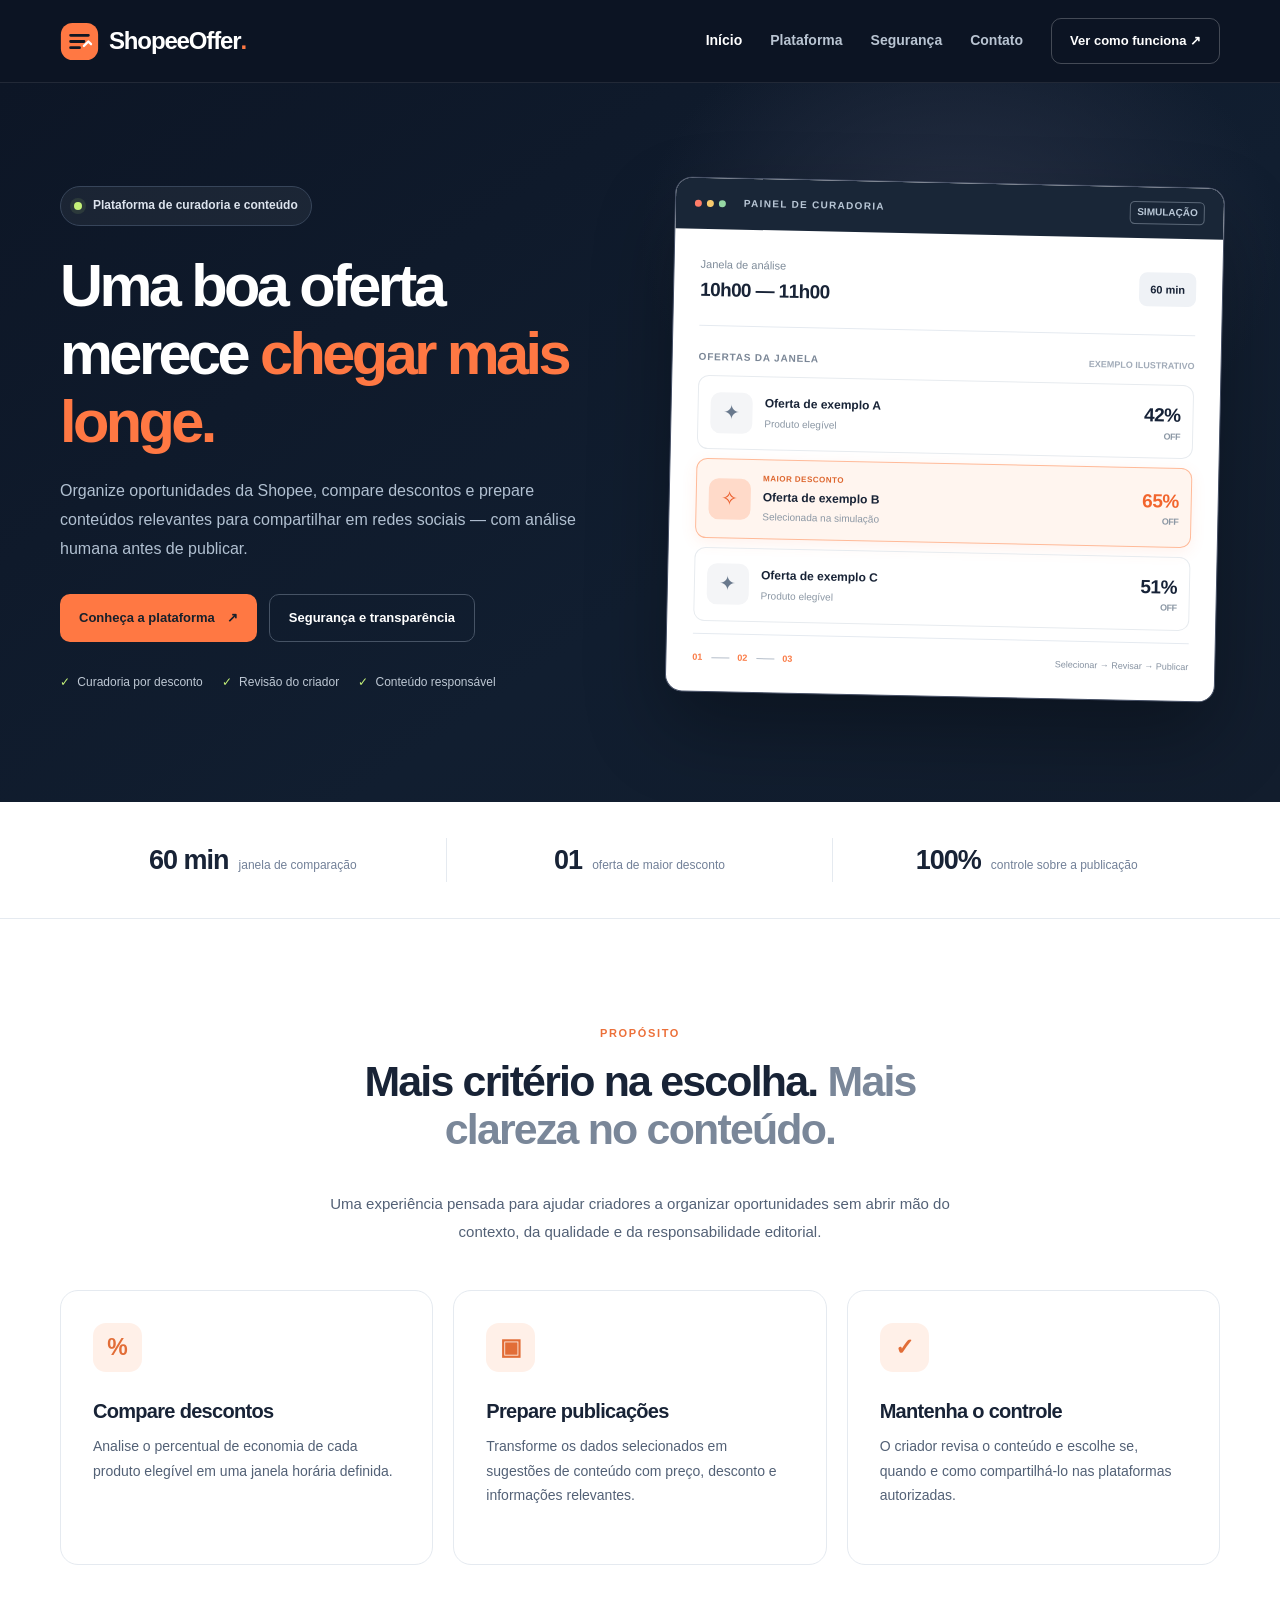
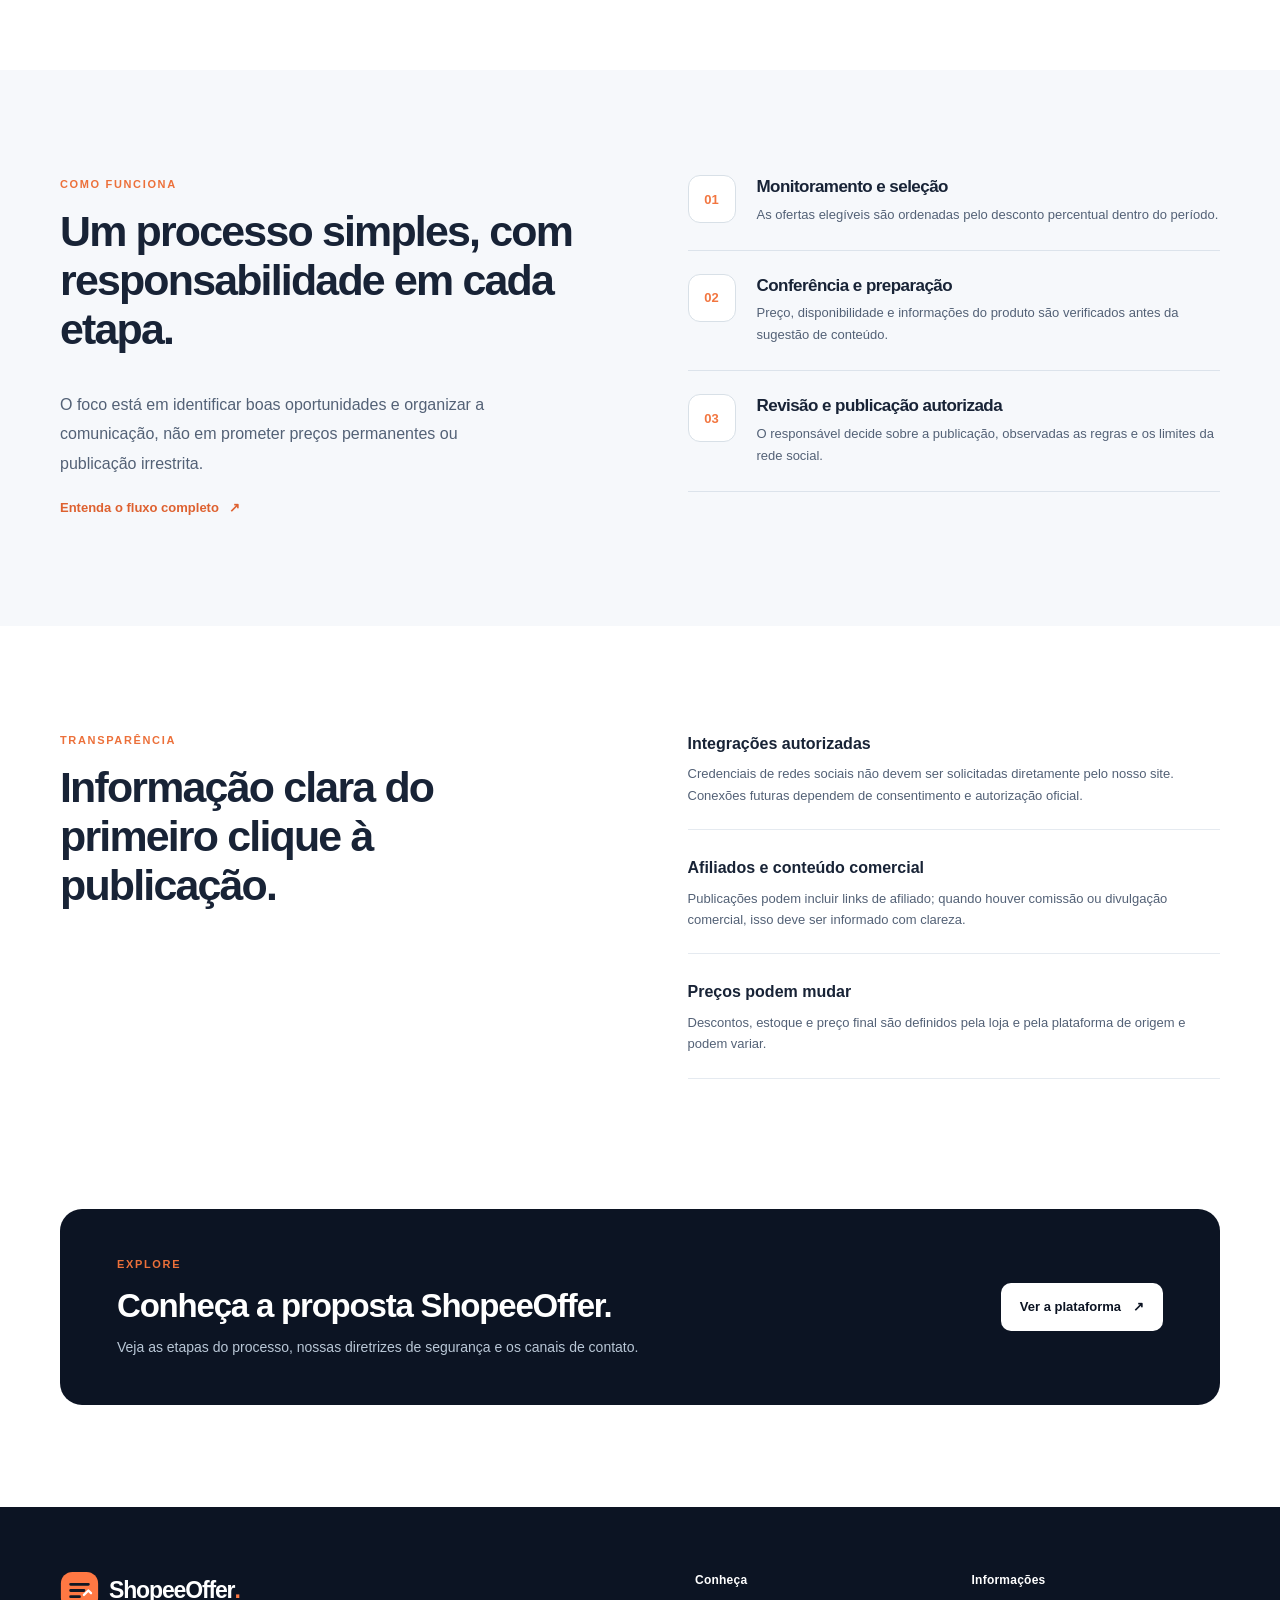
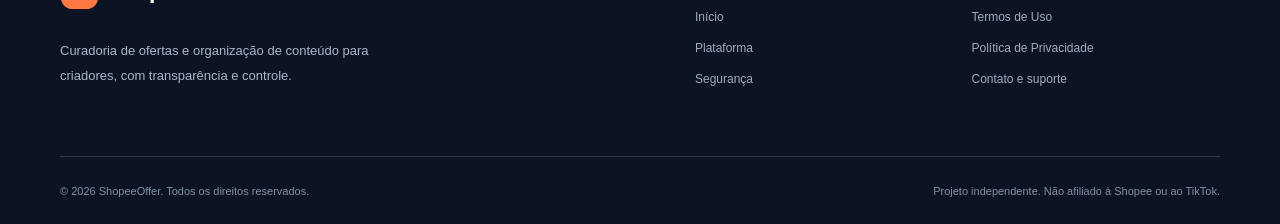
<file: index.html>
<!DOCTYPE html>
<html lang="pt-BR"><head><meta charset="UTF-8"><meta name="viewport" content="width=device-width,initial-scale=1"><meta name="color-scheme" content="light"><meta name="theme-color" content="#0c1423"><meta name="description" content="Conheça o ShopeeOffer: curadoria de descontos da Shopee, preparação de conteúdo e publicação sob controle do criador."><meta property="og:type" content="website"><meta property="og:locale" content="pt_BR"><meta property="og:site_name" content="ShopeeOffer"><meta property="og:title" content="Curadoria inteligente de ofertas | ShopeeOffer"><meta property="og:description" content="Conheça o ShopeeOffer: curadoria de descontos da Shopee, preparação de conteúdo e publicação sob controle do criador."><meta property="og:url" content="https://4gz1nh0.github.io/shopeeoffer-site/"><link rel="canonical" href="https://4gz1nh0.github.io/shopeeoffer-site/"><link rel="icon" type="image/svg+xml" href="assets/favicon.svg"><link rel="stylesheet" href="assets/styles.css"><title>Curadoria inteligente de ofertas | ShopeeOffer</title></head><body><a class="skip-link" href="#conteudo">Ir para o conteúdo</a>
<header class="site-header"><div class="shell header-inner"><a class="brand" href="index.html" aria-label="ShopeeOffer, voltar ao início"><span class="brand-icon" aria-hidden="true"><svg viewBox="0 0 44 44" fill="none"><rect x="1" y="1" width="42" height="42" rx="13" fill="#FF7843"/><path d="M12 15h20M12 22h15M12 29h10" stroke="#111723" stroke-width="3.2" stroke-linecap="round"/><path d="m27 27 5-5 3 3" stroke="white" stroke-width="2.6" stroke-linecap="round" stroke-linejoin="round"/></svg></span><span>Shopee<span class="brand-accent">Offer</span><span class="brand-period">.</span></span></a>
<button class="menu-button" type="button" aria-controls="nav-principal" aria-expanded="false" aria-label="Abrir menu"><svg viewBox="0 0 24 24" fill="none" stroke="currentColor" stroke-width="2"><path d="M4 7h16M4 12h16M4 17h16"/></svg></button>
<nav class="nav" id="nav-principal" aria-label="Navegação principal"><a class="nav-link is-active" href="index.html" aria-current="page">Início</a><a class="nav-link " href="plataforma.html" >Plataforma</a><a class="nav-link " href="seguranca.html" >Segurança</a><a class="nav-link " href="contato.html" >Contato</a><a class="nav-cta" href="plataforma.html#fluxo">Ver como funciona <span aria-hidden="true">↗</span></a></nav></div></header>
<main id="conteudo"><section class="hero"><div class="shell hero-grid"><div class="hero-copy"><div class="status-pill"><span class="status-dot"></span> Plataforma de curadoria e conteúdo</div><h1>Uma boa oferta merece <em>chegar mais longe.</em></h1><p class="hero-lead">Organize oportunidades da Shopee, compare descontos e prepare conteúdos relevantes para compartilhar em redes sociais — com análise humana antes de publicar.</p><div class="hero-buttons"><a class="button button-primary" href="plataforma.html">Conheça a plataforma <span aria-hidden="true">↗</span></a><a class="button button-outline" href="seguranca.html">Segurança e transparência</a></div><div class="hero-foot"><span><span class="tick">✓</span> Curadoria por desconto</span><span><span class="tick">✓</span> Revisão do criador</span><span><span class="tick">✓</span> Conteúdo responsável</span></div></div><div class="hero-preview" aria-label="Painel ilustrativo de comparação de ofertas"><div class="preview-head"><div class="fake-dots"><i></i><i></i><i></i></div><span>PAINEL DE CURADORIA</span><span class="preview-tag">SIMULAÇÃO</span></div><div class="preview-body"><div class="preview-summary"><div><span class="preview-label">Janela de análise</span><strong>10h00 — 11h00</strong></div><span class="preview-clock">60 min</span></div><div class="preview-caption">OFERTAS DA JANELA <span>EXEMPLO ILUSTRATIVO</span></div><div class="offer-card"><span class="offer-emoji" aria-hidden="true">✦</span><div><b>Oferta de exemplo A</b><small>Produto elegível</small></div><strong class="percent">42% <small>OFF</small></strong></div><div class="offer-card winner"><span class="offer-emoji" aria-hidden="true">✧</span><div><span class="winning-tag">MAIOR DESCONTO</span><b>Oferta de exemplo B</b><small>Selecionada na simulação</small></div><strong class="percent">65% <small>OFF</small></strong></div><div class="offer-card"><span class="offer-emoji" aria-hidden="true">✦</span><div><b>Oferta de exemplo C</b><small>Produto elegível</small></div><strong class="percent">51% <small>OFF</small></strong></div><div class="preview-action"><span class="preview-step">01 <span></span> 02 <span></span> 03</span><span>Selecionar → Revisar → Publicar</span></div></div></div></div></section>
<section class="metric-strip"><div class="shell metric-grid"><div><strong>60 min</strong><span>janela de comparação</span></div><div><strong>01</strong><span>oferta de maior desconto</span></div><div><strong>100%</strong><span>controle sobre a publicação</span></div></div></section>
<section class="section" id="proposta"><div class="shell"><div class="section-heading"><span class="eyebrow">PROPÓSITO</span><h2>Mais critério na escolha. <span>Mais clareza no conteúdo.</span></h2><p>Uma experiência pensada para ajudar criadores a organizar oportunidades sem abrir mão do contexto, da qualidade e da responsabilidade editorial.</p></div><div class="feature-grid"><article class="feature-card"><div class="feature-icon">%</div><h3>Compare descontos</h3><p>Analise o percentual de economia de cada produto elegível em uma janela horária definida.</p></article><article class="feature-card"><div class="feature-icon">▣</div><h3>Prepare publicações</h3><p>Transforme os dados selecionados em sugestões de conteúdo com preço, desconto e informações relevantes.</p></article><article class="feature-card"><div class="feature-icon">✓</div><h3>Mantenha o controle</h3><p>O criador revisa o conteúdo e escolhe se, quando e como compartilhá-lo nas plataformas autorizadas.</p></article></div></div></section>
<section class="section section-light"><div class="shell split"><div><span class="eyebrow">COMO FUNCIONA</span><h2>Um processo simples, com responsabilidade em cada etapa.</h2><p>O foco está em identificar boas oportunidades e organizar a comunicação, não em prometer preços permanentes ou publicação irrestrita.</p><a class="text-link" href="plataforma.html">Entenda o fluxo completo <span aria-hidden="true">↗</span></a></div><div class="steps"><div><span>01</span><div><h3>Monitoramento e seleção</h3><p>As ofertas elegíveis são ordenadas pelo desconto percentual dentro do período.</p></div></div><div><span>02</span><div><h3>Conferência e preparação</h3><p>Preço, disponibilidade e informações do produto são verificados antes da sugestão de conteúdo.</p></div></div><div><span>03</span><div><h3>Revisão e publicação autorizada</h3><p>O responsável decide sobre a publicação, observadas as regras e os limites da rede social.</p></div></div></div></div></section>
<section class="section"><div class="shell principle-grid"><div><span class="eyebrow">TRANSPARÊNCIA</span><h2>Informação clara do primeiro clique à publicação.</h2></div><div class="principle-list"><div><strong>Integrações autorizadas</strong><p>Credenciais de redes sociais não devem ser solicitadas diretamente pelo nosso site. Conexões futuras dependem de consentimento e autorização oficial.</p></div><div><strong>Afiliados e conteúdo comercial</strong><p>Publicações podem incluir links de afiliado; quando houver comissão ou divulgação comercial, isso deve ser informado com clareza.</p></div><div><strong>Preços podem mudar</strong><p>Descontos, estoque e preço final são definidos pela loja e pela plataforma de origem e podem variar.</p></div></div></div></section>
<section class="cta-section"><div class="shell cta-panel"><div><span class="eyebrow">EXPLORE</span><h2>Conheça a proposta ShopeeOffer.</h2><p>Veja as etapas do processo, nossas diretrizes de segurança e os canais de contato.</p></div><a class="button button-light" href="plataforma.html">Ver a plataforma <span aria-hidden="true">↗</span></a></div></section></main><footer class="site-footer"><div class="shell"><div class="footer-top"><div><a class="brand footer-brand" href="index.html"><span class="brand-icon" aria-hidden="true"><svg viewBox="0 0 44 44" fill="none"><rect x="1" y="1" width="42" height="42" rx="13" fill="#FF7843"/><path d="M12 15h20M12 22h15M12 29h10" stroke="#111723" stroke-width="3.2" stroke-linecap="round"/><path d="m27 27 5-5 3 3" stroke="white" stroke-width="2.6" stroke-linecap="round" stroke-linejoin="round"/></svg></span><span>Shopee<span class="brand-accent">Offer</span><span class="brand-period">.</span></span></a><p>Curadoria de ofertas e organização de conteúdo para criadores, com transparência e controle.</p></div><div class="footer-links"><div><strong>Conheça</strong><a href="index.html">Início</a><a href="plataforma.html">Plataforma</a><a href="seguranca.html">Segurança</a></div><div><strong>Informações</strong><a href="termos.html">Termos de Uso</a><a href="privacidade.html">Política de Privacidade</a><a href="contato.html">Contato e suporte</a></div></div></div><div class="footer-bottom"><span>© <span data-year>2026</span> ShopeeOffer. Todos os direitos reservados.</span><span>Projeto independente. Não afiliado à Shopee ou ao TikTok.</span></div></div></footer><script src="assets/config.js" defer></script><script src="assets/main.js" defer></script></body></html>
</file>
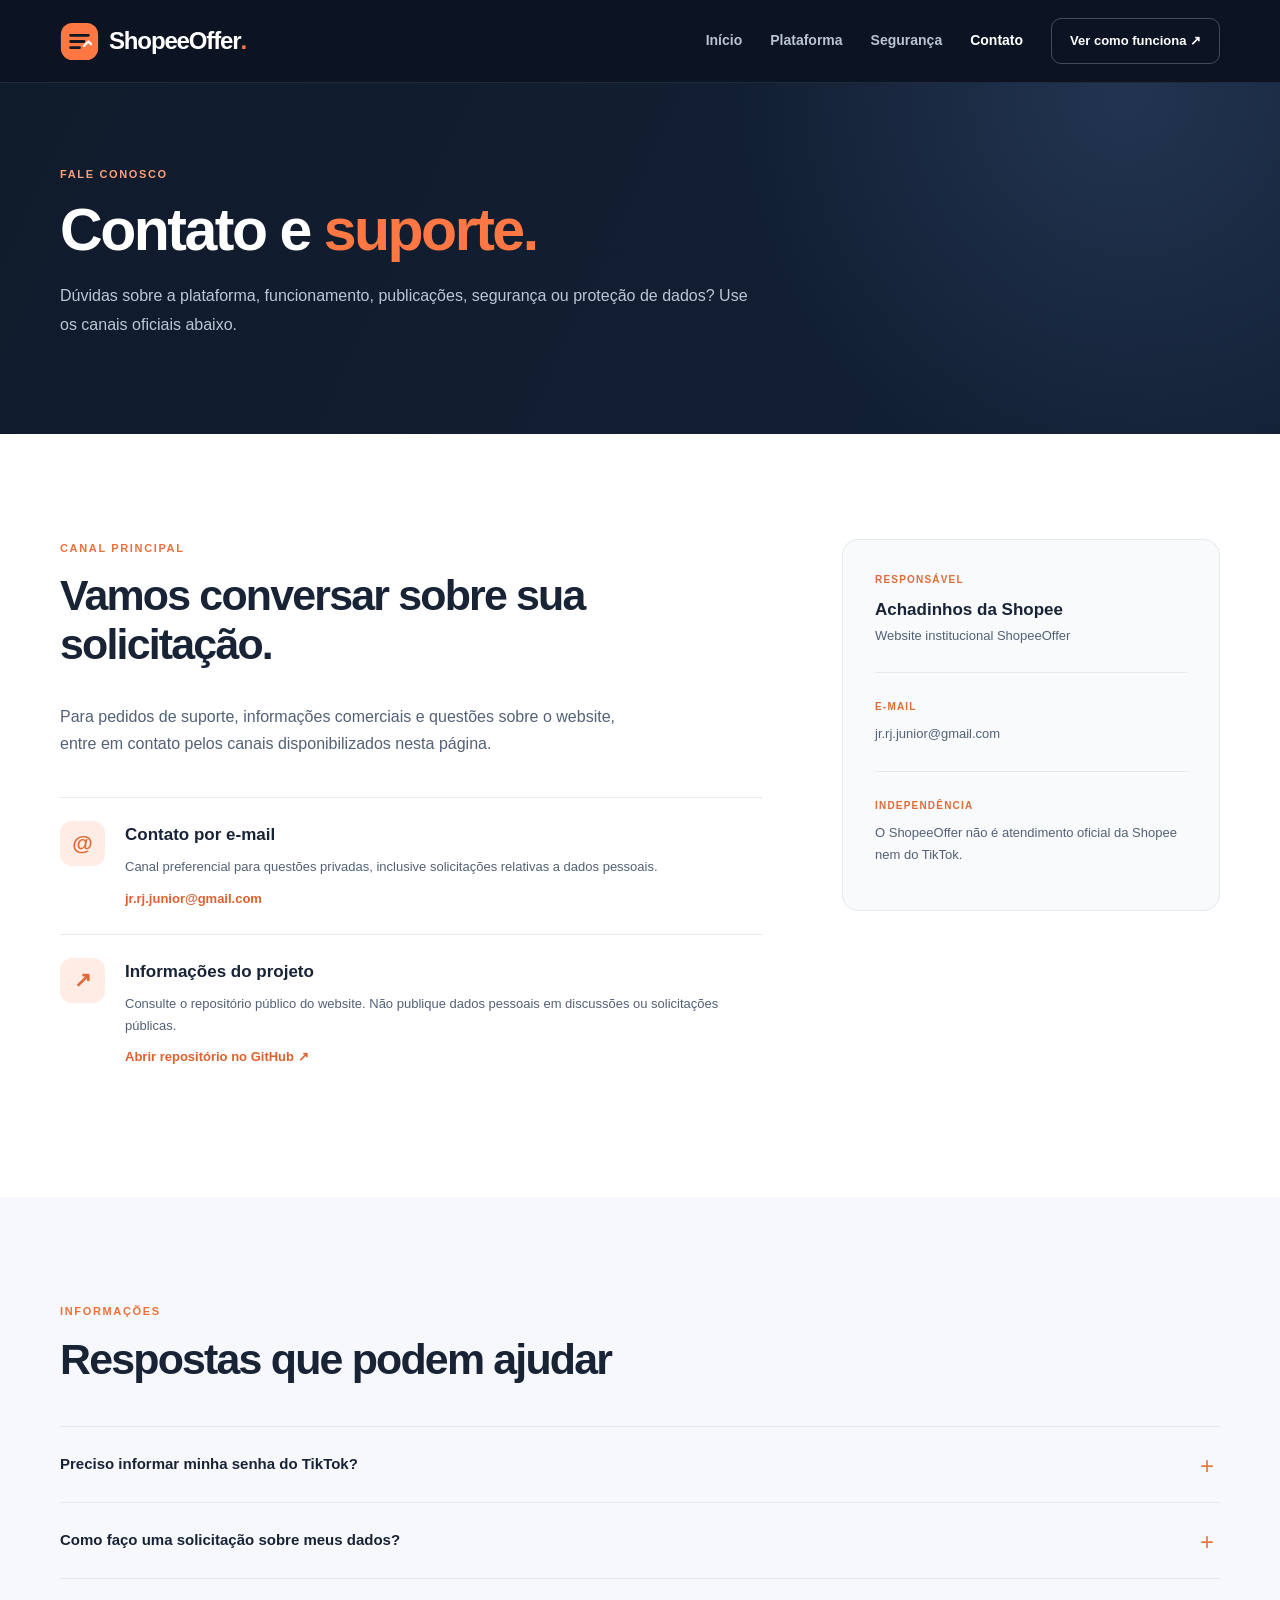
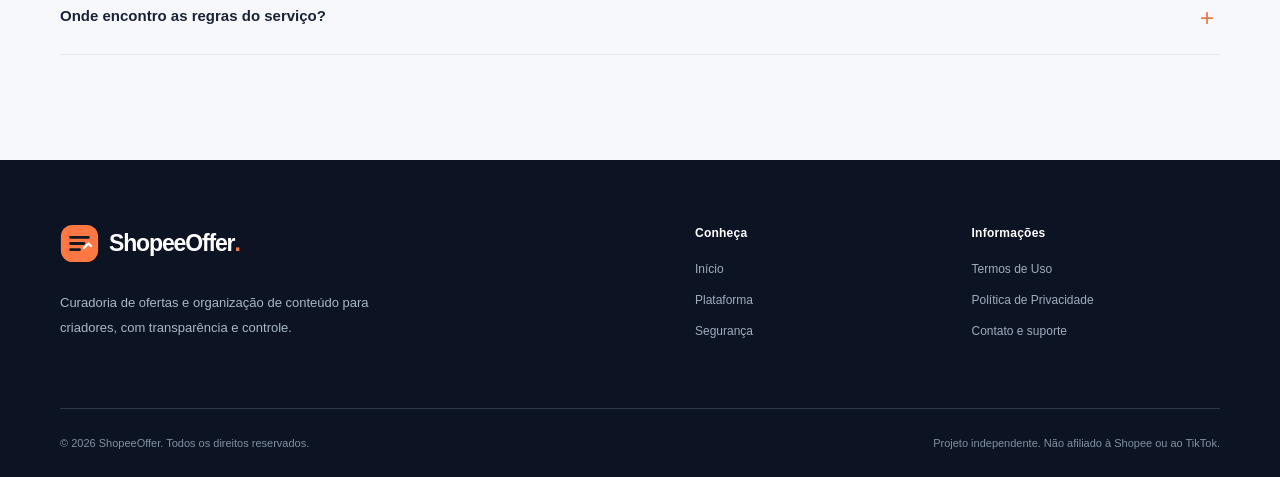
<file: contato.html>
<!DOCTYPE html>
<html lang="pt-BR"><head><meta charset="UTF-8"><meta name="viewport" content="width=device-width,initial-scale=1"><meta name="color-scheme" content="light"><meta name="theme-color" content="#0c1423"><meta name="description" content="Fale com o ShopeeOffer e consulte nossos canais de contato, segurança, suporte e solicitações de privacidade."><meta property="og:type" content="website"><meta property="og:locale" content="pt_BR"><meta property="og:site_name" content="ShopeeOffer"><meta property="og:title" content="Contato e suporte | ShopeeOffer"><meta property="og:description" content="Fale com o ShopeeOffer e consulte nossos canais de contato, segurança, suporte e solicitações de privacidade."><meta property="og:url" content="https://4gz1nh0.github.io/shopeeoffer-site/contato.html"><link rel="canonical" href="https://4gz1nh0.github.io/shopeeoffer-site/contato.html"><link rel="icon" type="image/svg+xml" href="assets/favicon.svg"><link rel="stylesheet" href="assets/styles.css"><title>Contato e suporte | ShopeeOffer</title></head><body><a class="skip-link" href="#conteudo">Ir para o conteúdo</a>
<header class="site-header"><div class="shell header-inner"><a class="brand" href="index.html" aria-label="ShopeeOffer, voltar ao início"><span class="brand-icon" aria-hidden="true"><svg viewBox="0 0 44 44" fill="none"><rect x="1" y="1" width="42" height="42" rx="13" fill="#FF7843"/><path d="M12 15h20M12 22h15M12 29h10" stroke="#111723" stroke-width="3.2" stroke-linecap="round"/><path d="m27 27 5-5 3 3" stroke="white" stroke-width="2.6" stroke-linecap="round" stroke-linejoin="round"/></svg></span><span>Shopee<span class="brand-accent">Offer</span><span class="brand-period">.</span></span></a>
<button class="menu-button" type="button" aria-controls="nav-principal" aria-expanded="false" aria-label="Abrir menu"><svg viewBox="0 0 24 24" fill="none" stroke="currentColor" stroke-width="2"><path d="M4 7h16M4 12h16M4 17h16"/></svg></button>
<nav class="nav" id="nav-principal" aria-label="Navegação principal"><a class="nav-link " href="index.html" >Início</a><a class="nav-link " href="plataforma.html" >Plataforma</a><a class="nav-link " href="seguranca.html" >Segurança</a><a class="nav-link is-active" href="contato.html" aria-current="page">Contato</a><a class="nav-cta" href="plataforma.html#fluxo">Ver como funciona <span aria-hidden="true">↗</span></a></nav></div></header>
<main id="conteudo"><section class="page-hero"><div class="shell"><span class="eyebrow">FALE CONOSCO</span><h1>Contato e <em>suporte.</em></h1><p>Dúvidas sobre a plataforma, funcionamento, publicações, segurança ou proteção de dados? Use os canais oficiais abaixo.</p></div></section><section class="section"><div class="shell contact-grid"><div class="contact-main"><span class="eyebrow">CANAL PRINCIPAL</span><h2>Vamos conversar sobre sua solicitação.</h2><p>Para pedidos de suporte, informações comerciais e questões sobre o website, entre em contato pelos canais disponibilizados nesta página.</p><div class="contact-option"><div class="contact-symbol">@</div><div><strong>Contato por e-mail</strong><p>Canal preferencial para questões privadas, inclusive solicitações relativas a dados pessoais.</p><a class="text-link" data-email-link href="#contato-email">Configurar e-mail de contato</a></div></div><div class="contact-option"><div class="contact-symbol">↗</div><div><strong>Informações do projeto</strong><p>Consulte o repositório público do website. Não publique dados pessoais em discussões ou solicitações públicas.</p><a class="text-link" href="https://github.com/4gz1nh0/shopeeoffer-site" target="_blank" rel="noopener noreferrer">Abrir repositório no GitHub ↗</a></div></div></div><aside class="contact-aside"><span class="small-label">RESPONSÁVEL</span><strong data-legal-name>Responsável pelo ShopeeOffer</strong><p>Website institucional ShopeeOffer</p><hr><span class="small-label">E-MAIL</span><p id="contato-email" data-email-display>Contato a informar</p><hr><span class="small-label">INDEPENDÊNCIA</span><p>O ShopeeOffer não é atendimento oficial da Shopee nem do TikTok.</p></aside></div></section><section class="section section-light"><div class="shell"><div class="section-heading left"><span class="eyebrow">INFORMAÇÕES</span><h2>Respostas que podem ajudar</h2></div><div class="faq"><details><summary>Preciso informar minha senha do TikTok?</summary><p>Não. Não forneça sua senha ou códigos de autenticação ao ShopeeOffer. Integrações futuras devem usar autorização oficial.</p></details><details><summary>Como faço uma solicitação sobre meus dados?</summary><p>Use o contato privado por e-mail. Informe somente o necessário para identificar a solicitação; poderemos solicitar verificação proporcional para proteger seus dados.</p></details><details><summary>Onde encontro as regras do serviço?</summary><p>Leia os <a href="termos.html">Termos de Uso</a> e a <a href="privacidade.html">Política de Privacidade</a>, disponíveis publicamente também no rodapé de todas as páginas.</p></details></div></div></section></main><footer class="site-footer"><div class="shell"><div class="footer-top"><div><a class="brand footer-brand" href="index.html"><span class="brand-icon" aria-hidden="true"><svg viewBox="0 0 44 44" fill="none"><rect x="1" y="1" width="42" height="42" rx="13" fill="#FF7843"/><path d="M12 15h20M12 22h15M12 29h10" stroke="#111723" stroke-width="3.2" stroke-linecap="round"/><path d="m27 27 5-5 3 3" stroke="white" stroke-width="2.6" stroke-linecap="round" stroke-linejoin="round"/></svg></span><span>Shopee<span class="brand-accent">Offer</span><span class="brand-period">.</span></span></a><p>Curadoria de ofertas e organização de conteúdo para criadores, com transparência e controle.</p></div><div class="footer-links"><div><strong>Conheça</strong><a href="index.html">Início</a><a href="plataforma.html">Plataforma</a><a href="seguranca.html">Segurança</a></div><div><strong>Informações</strong><a href="termos.html">Termos de Uso</a><a href="privacidade.html">Política de Privacidade</a><a href="contato.html">Contato e suporte</a></div></div></div><div class="footer-bottom"><span>© <span data-year>2026</span> ShopeeOffer. Todos os direitos reservados.</span><span>Projeto independente. Não afiliado à Shopee ou ao TikTok.</span></div></div></footer><script src="assets/config.js" defer></script><script src="assets/main.js" defer></script></body></html>
</file>
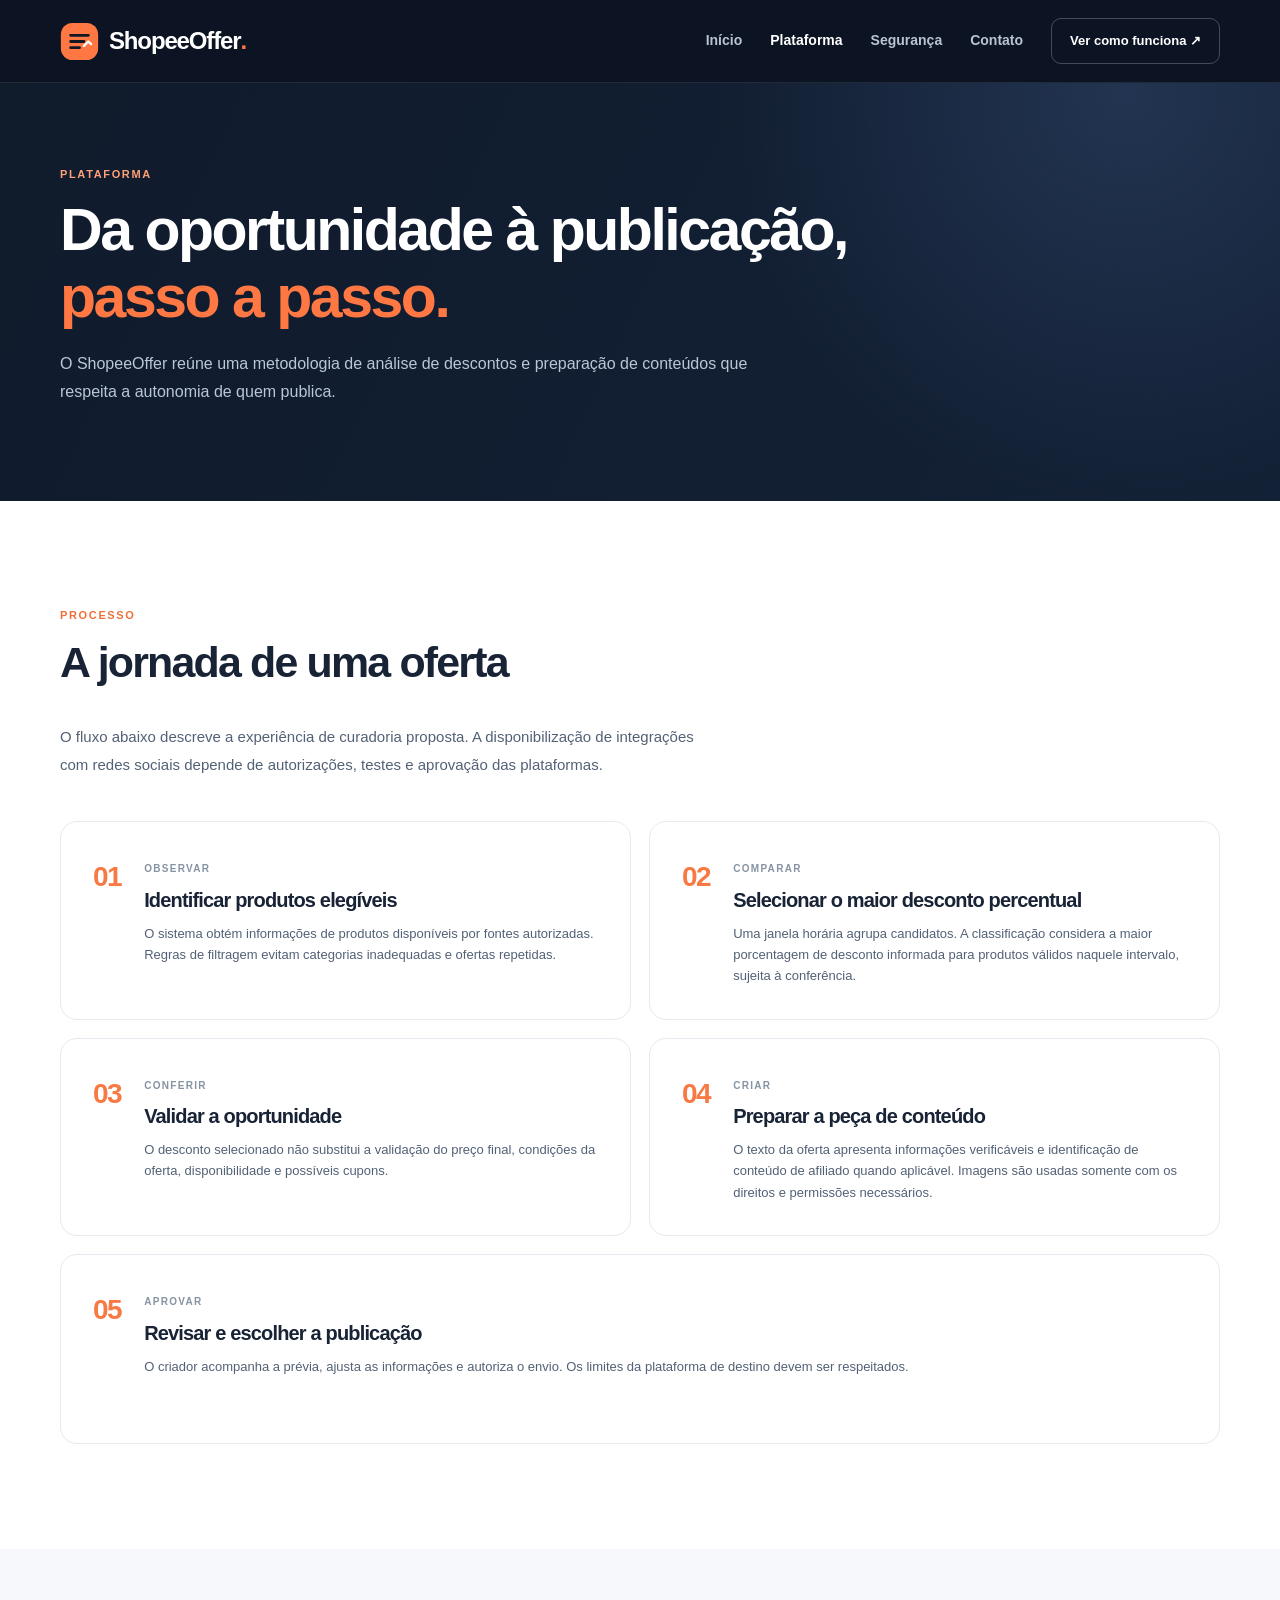
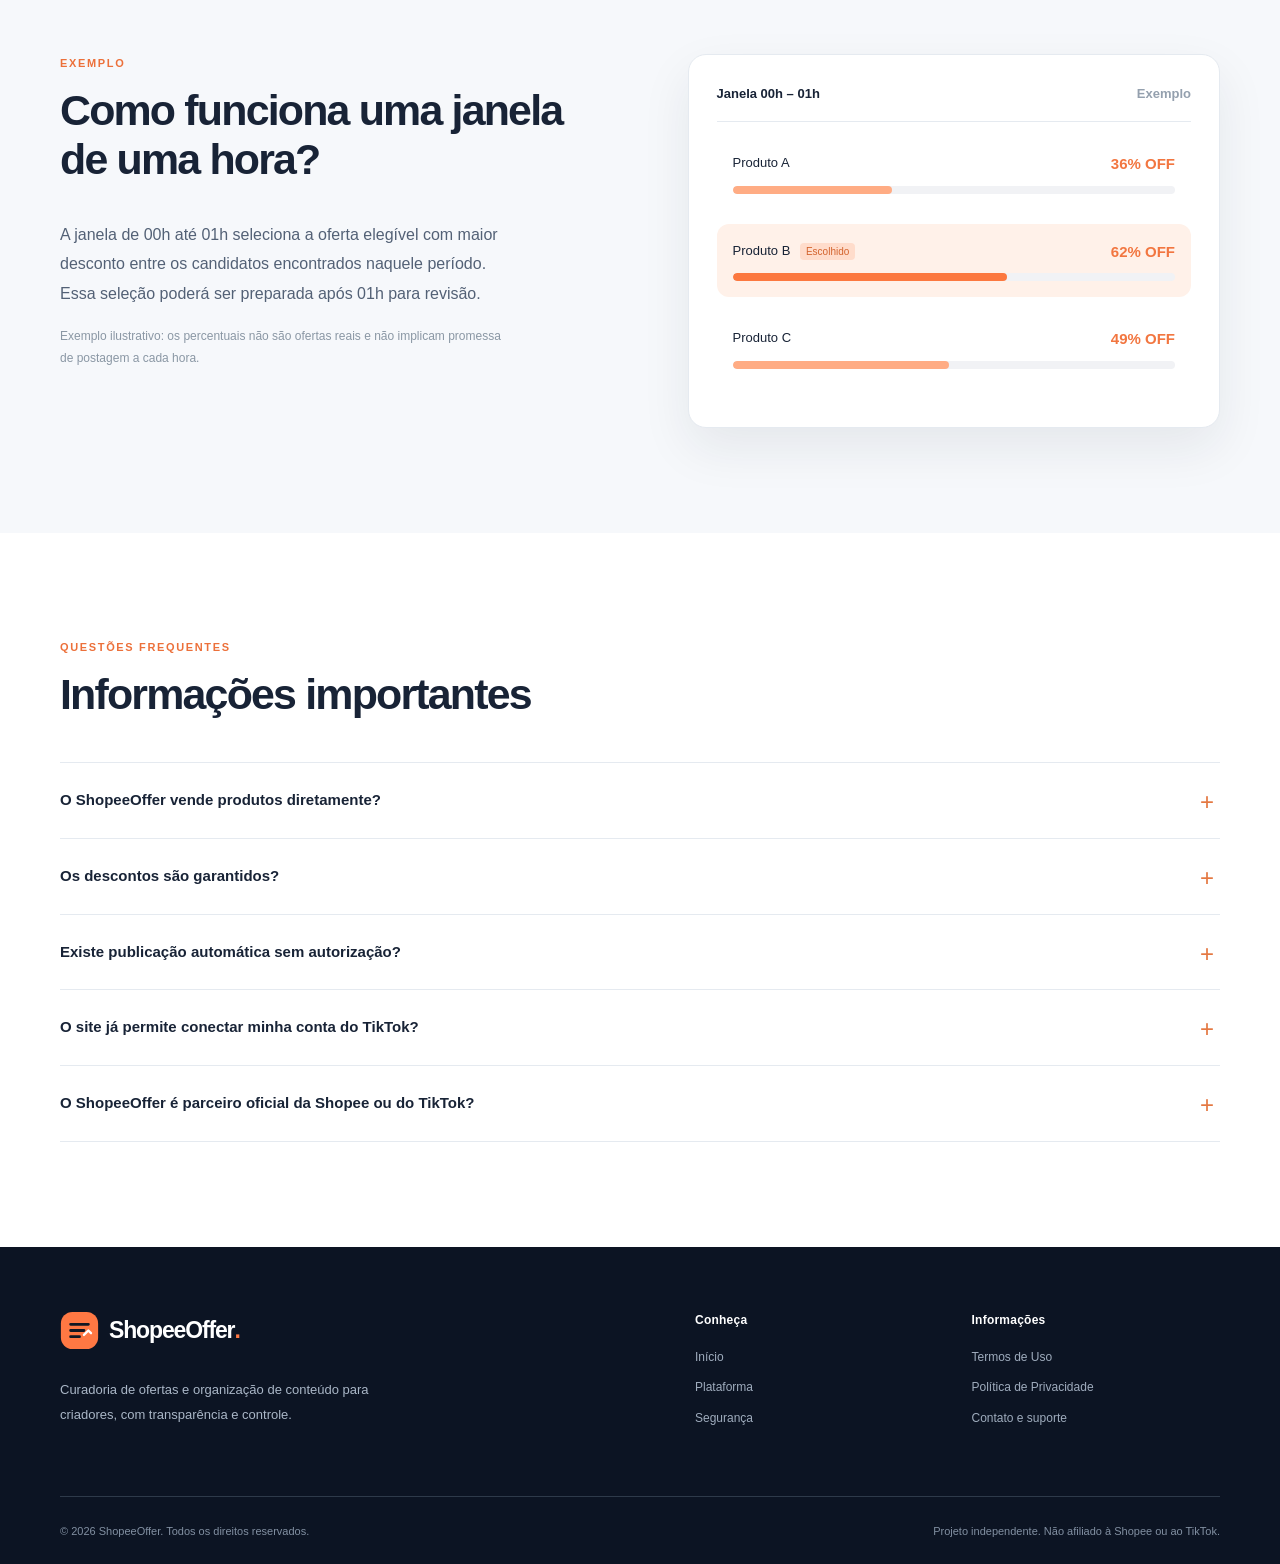
<file: plataforma.html>
<!DOCTYPE html>
<html lang="pt-BR"><head><meta charset="UTF-8"><meta name="viewport" content="width=device-width,initial-scale=1"><meta name="color-scheme" content="light"><meta name="theme-color" content="#0c1423"><meta name="description" content="Entenda como o ShopeeOffer identifica o maior desconto, prepara conteúdo e respeita a autorização do criador."><meta property="og:type" content="website"><meta property="og:locale" content="pt_BR"><meta property="og:site_name" content="ShopeeOffer"><meta property="og:title" content="Como funciona a plataforma | ShopeeOffer"><meta property="og:description" content="Entenda como o ShopeeOffer identifica o maior desconto, prepara conteúdo e respeita a autorização do criador."><meta property="og:url" content="https://4gz1nh0.github.io/shopeeoffer-site/plataforma.html"><link rel="canonical" href="https://4gz1nh0.github.io/shopeeoffer-site/plataforma.html"><link rel="icon" type="image/svg+xml" href="assets/favicon.svg"><link rel="stylesheet" href="assets/styles.css"><title>Como funciona a plataforma | ShopeeOffer</title></head><body><a class="skip-link" href="#conteudo">Ir para o conteúdo</a>
<header class="site-header"><div class="shell header-inner"><a class="brand" href="index.html" aria-label="ShopeeOffer, voltar ao início"><span class="brand-icon" aria-hidden="true"><svg viewBox="0 0 44 44" fill="none"><rect x="1" y="1" width="42" height="42" rx="13" fill="#FF7843"/><path d="M12 15h20M12 22h15M12 29h10" stroke="#111723" stroke-width="3.2" stroke-linecap="round"/><path d="m27 27 5-5 3 3" stroke="white" stroke-width="2.6" stroke-linecap="round" stroke-linejoin="round"/></svg></span><span>Shopee<span class="brand-accent">Offer</span><span class="brand-period">.</span></span></a>
<button class="menu-button" type="button" aria-controls="nav-principal" aria-expanded="false" aria-label="Abrir menu"><svg viewBox="0 0 24 24" fill="none" stroke="currentColor" stroke-width="2"><path d="M4 7h16M4 12h16M4 17h16"/></svg></button>
<nav class="nav" id="nav-principal" aria-label="Navegação principal"><a class="nav-link " href="index.html" >Início</a><a class="nav-link is-active" href="plataforma.html" aria-current="page">Plataforma</a><a class="nav-link " href="seguranca.html" >Segurança</a><a class="nav-link " href="contato.html" >Contato</a><a class="nav-cta" href="plataforma.html#fluxo">Ver como funciona <span aria-hidden="true">↗</span></a></nav></div></header>
<main id="conteudo"><section class="page-hero"><div class="shell"><span class="eyebrow">PLATAFORMA</span><h1>Da oportunidade à publicação, <em>passo a passo.</em></h1><p>O ShopeeOffer reúne uma metodologia de análise de descontos e preparação de conteúdos que respeita a autonomia de quem publica.</p></div></section><section class="section"><div class="shell"><div class="section-heading left"><span class="eyebrow">PROCESSO</span><h2 id="fluxo">A jornada de uma oferta</h2><p>O fluxo abaixo descreve a experiência de curadoria proposta. A disponibilização de integrações com redes sociais depende de autorizações, testes e aprovação das plataformas.</p></div><div class="timeline"><article><span>01</span><div><small>OBSERVAR</small><h3>Identificar produtos elegíveis</h3><p>O sistema obtém informações de produtos disponíveis por fontes autorizadas. Regras de filtragem evitam categorias inadequadas e ofertas repetidas.</p></div></article><article><span>02</span><div><small>COMPARAR</small><h3>Selecionar o maior desconto percentual</h3><p>Uma janela horária agrupa candidatos. A classificação considera a maior porcentagem de desconto informada para produtos válidos naquele intervalo, sujeita à conferência.</p></div></article><article><span>03</span><div><small>CONFERIR</small><h3>Validar a oportunidade</h3><p>O desconto selecionado não substitui a validação do preço final, condições da oferta, disponibilidade e possíveis cupons.</p></div></article><article><span>04</span><div><small>CRIAR</small><h3>Preparar a peça de conteúdo</h3><p>O texto da oferta apresenta informações verificáveis e identificação de conteúdo de afiliado quando aplicável. Imagens são usadas somente com os direitos e permissões necessários.</p></div></article><article><span>05</span><div><small>APROVAR</small><h3>Revisar e escolher a publicação</h3><p>O criador acompanha a prévia, ajusta as informações e autoriza o envio. Os limites da plataforma de destino devem ser respeitados.</p></div></article></div></div></section>
<section class="section section-light"><div class="shell split"><div><span class="eyebrow">EXEMPLO</span><h2>Como funciona uma janela de uma hora?</h2><p>A janela de 00h até 01h seleciona a oferta elegível com maior desconto entre os candidatos encontrados naquele período. Essa seleção poderá ser preparada após 01h para revisão.</p><p class="muted">Exemplo ilustrativo: os percentuais não são ofertas reais e não implicam promessa de postagem a cada hora.</p></div><div class="comparison"><div class="comparison-header"><span>Janela 00h – 01h</span><span>Exemplo</span></div><div><span>Produto A</span><strong>36% OFF</strong><span class="bar"><i style="width:36%"></i></span></div><div class="is-best"><span>Produto B <small>Escolhido</small></span><strong>62% OFF</strong><span class="bar"><i style="width:62%"></i></span></div><div><span>Produto C</span><strong>49% OFF</strong><span class="bar"><i style="width:49%"></i></span></div></div></div></section>
<section class="section"><div class="shell"><div class="section-heading left"><span class="eyebrow">QUESTÕES FREQUENTES</span><h2>Informações importantes</h2></div><div class="faq"><details><summary>O ShopeeOffer vende produtos diretamente?</summary><p>Não. A plataforma organiza informações sobre ofertas. A compra, pagamento, estoque e entrega são administrados pelo vendedor e pela plataforma de comércio eletrônico de origem.</p></details><details><summary>Os descontos são garantidos?</summary><p>Não. Descontos, preços e disponibilidade podem mudar a qualquer momento. Consulte sempre a página da oferta antes de comprar ou compartilhar.</p></details><details><summary>Existe publicação automática sem autorização?</summary><p>As integrações oficiais previstas dependem de autorização do titular da conta, de revisão dos conteúdos conforme o fluxo aprovado e do respeito às regras da plataforma de destino.</p></details><details><summary>O site já permite conectar minha conta do TikTok?</summary><p>Esta área é institucional. A conexão oficial com redes sociais depende da disponibilização de recursos autenticados e de eventuais aprovações das plataformas.</p></details><details><summary>O ShopeeOffer é parceiro oficial da Shopee ou do TikTok?</summary><p>Não. O ShopeeOffer é um projeto independente e não representa, pertence ou é endossado por essas empresas.</p></details></div></div></section></main><footer class="site-footer"><div class="shell"><div class="footer-top"><div><a class="brand footer-brand" href="index.html"><span class="brand-icon" aria-hidden="true"><svg viewBox="0 0 44 44" fill="none"><rect x="1" y="1" width="42" height="42" rx="13" fill="#FF7843"/><path d="M12 15h20M12 22h15M12 29h10" stroke="#111723" stroke-width="3.2" stroke-linecap="round"/><path d="m27 27 5-5 3 3" stroke="white" stroke-width="2.6" stroke-linecap="round" stroke-linejoin="round"/></svg></span><span>Shopee<span class="brand-accent">Offer</span><span class="brand-period">.</span></span></a><p>Curadoria de ofertas e organização de conteúdo para criadores, com transparência e controle.</p></div><div class="footer-links"><div><strong>Conheça</strong><a href="index.html">Início</a><a href="plataforma.html">Plataforma</a><a href="seguranca.html">Segurança</a></div><div><strong>Informações</strong><a href="termos.html">Termos de Uso</a><a href="privacidade.html">Política de Privacidade</a><a href="contato.html">Contato e suporte</a></div></div></div><div class="footer-bottom"><span>© <span data-year>2026</span> ShopeeOffer. Todos os direitos reservados.</span><span>Projeto independente. Não afiliado à Shopee ou ao TikTok.</span></div></div></footer><script src="assets/config.js" defer></script><script src="assets/main.js" defer></script></body></html>
</file>
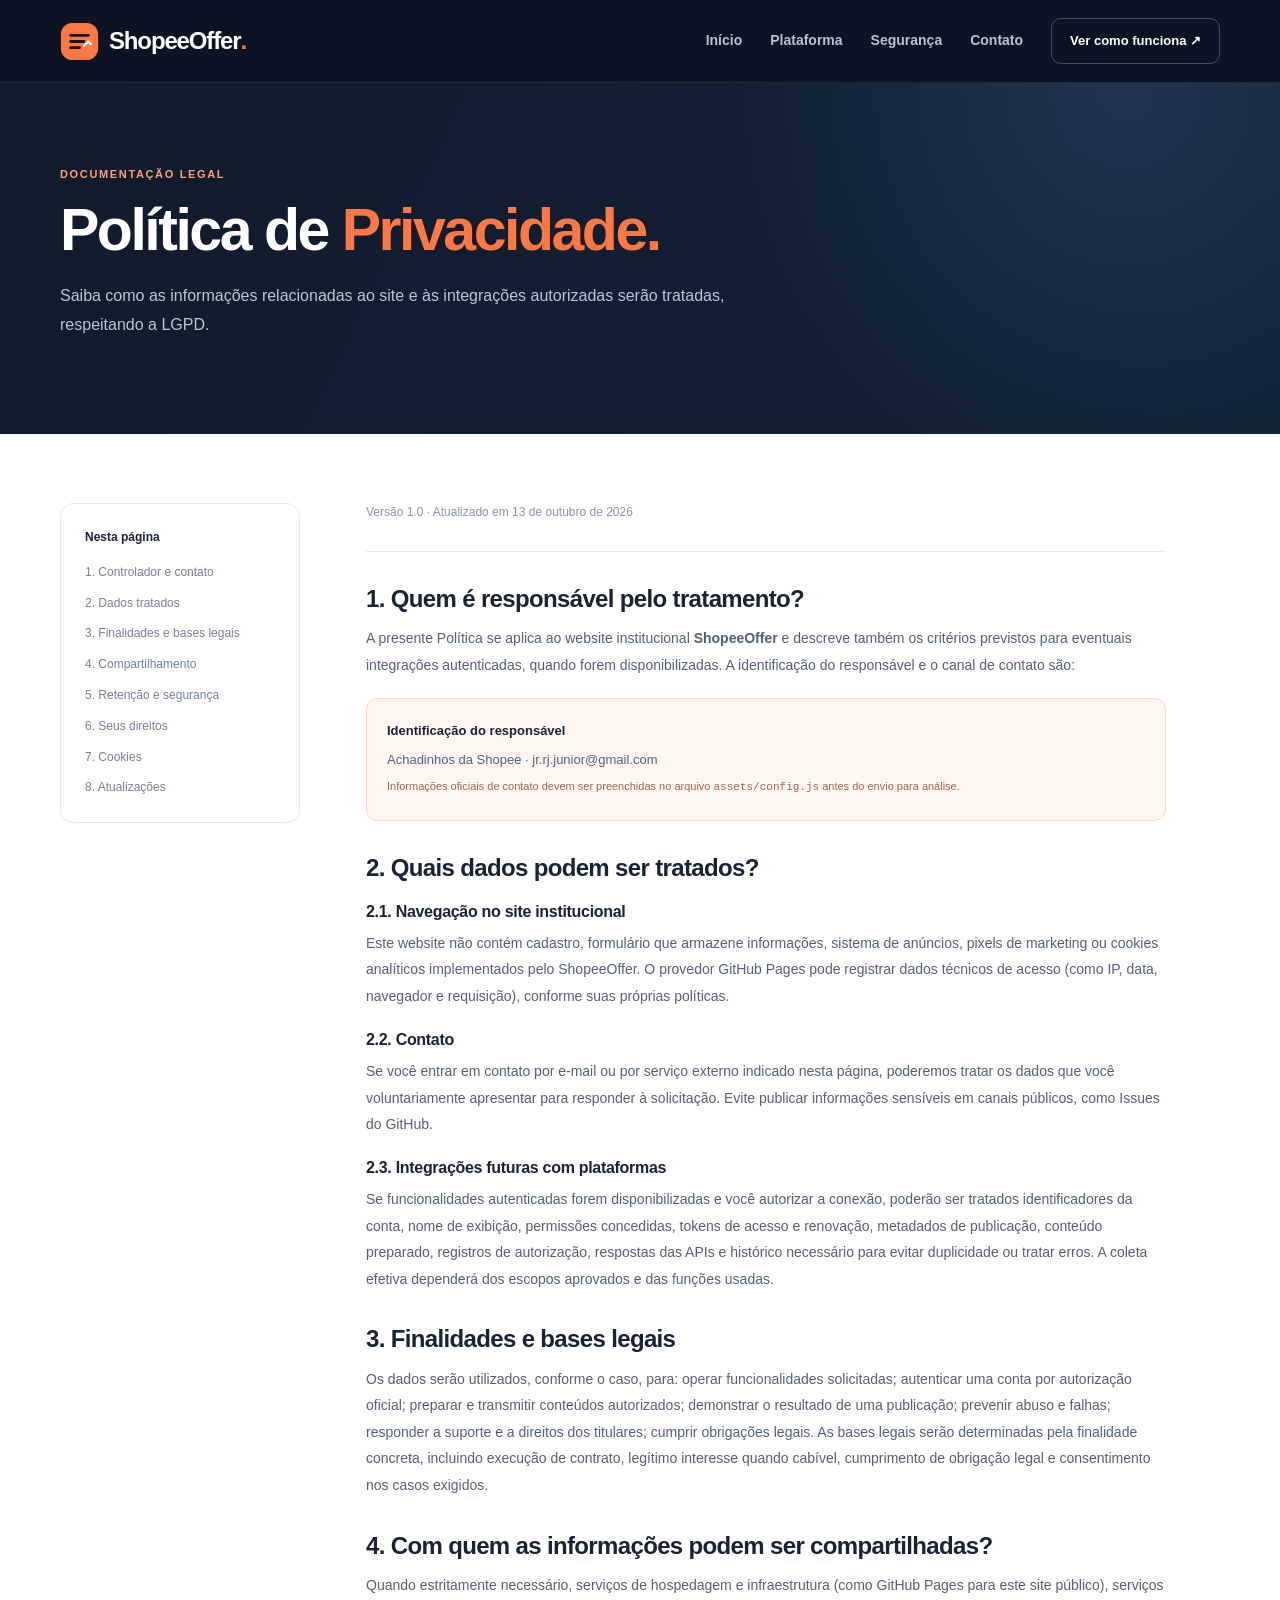
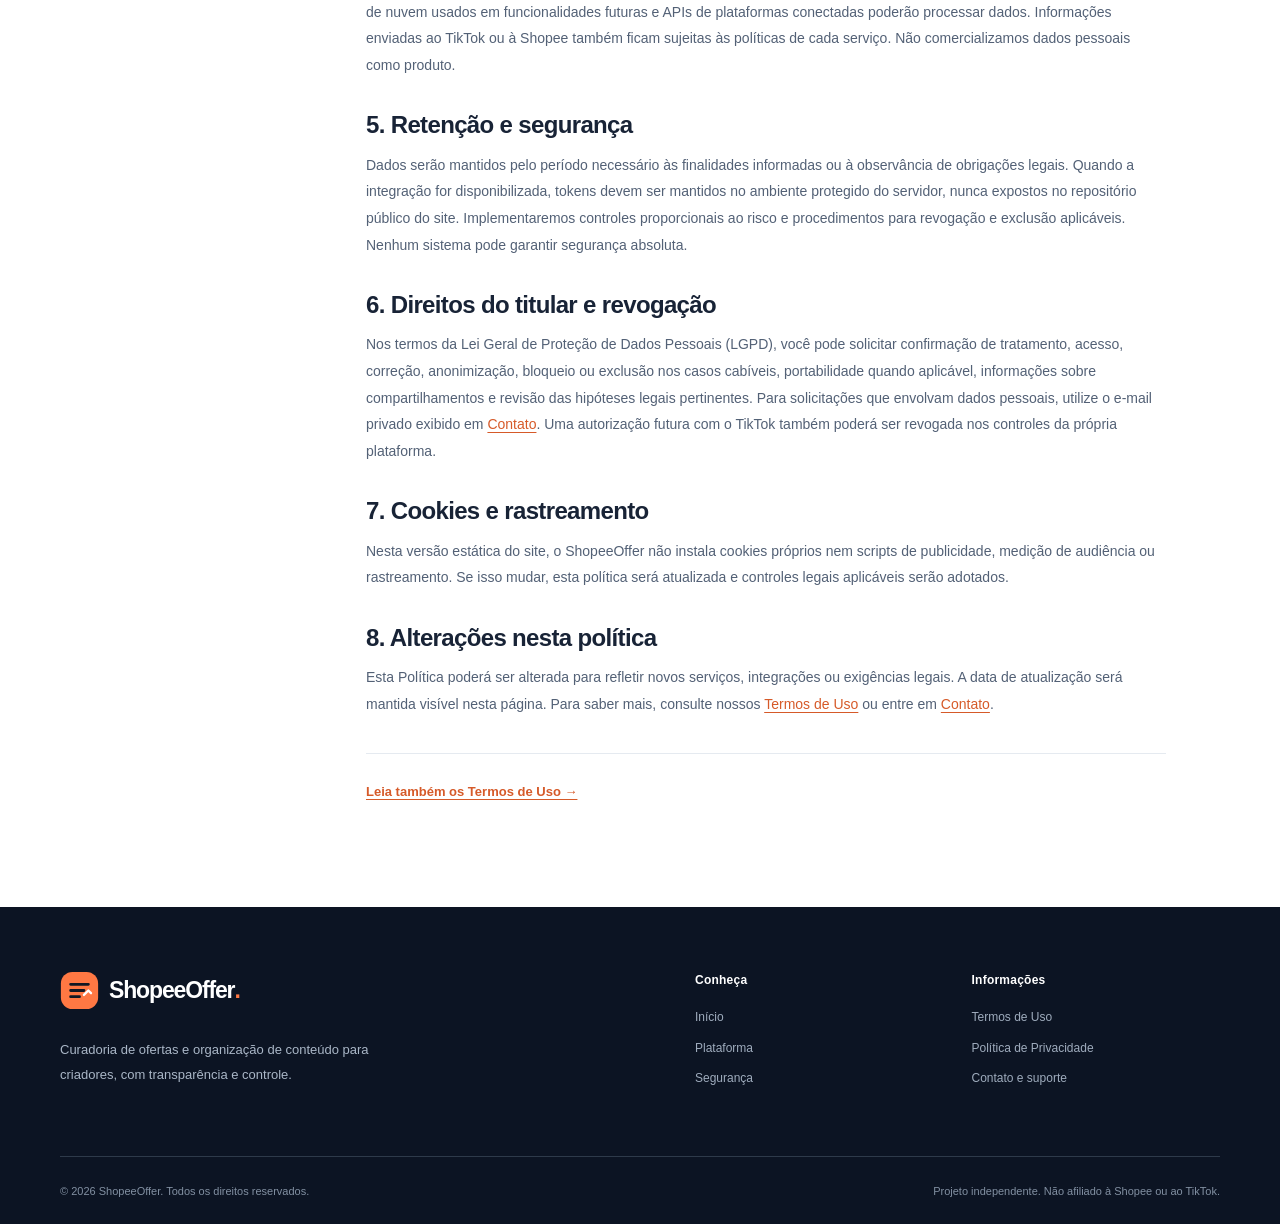
<file: privacidade.html>
<!DOCTYPE html>
<html lang="pt-BR"><head><meta charset="UTF-8"><meta name="viewport" content="width=device-width,initial-scale=1"><meta name="color-scheme" content="light"><meta name="theme-color" content="#0c1423"><meta name="description" content="Política de Privacidade do ShopeeOffer: coleta, finalidades, integrações de contas, retenção e direitos sob a LGPD."><meta property="og:type" content="website"><meta property="og:locale" content="pt_BR"><meta property="og:site_name" content="ShopeeOffer"><meta property="og:title" content="Política de Privacidade | ShopeeOffer"><meta property="og:description" content="Política de Privacidade do ShopeeOffer: coleta, finalidades, integrações de contas, retenção e direitos sob a LGPD."><meta property="og:url" content="https://4gz1nh0.github.io/shopeeoffer-site/privacidade.html"><link rel="canonical" href="https://4gz1nh0.github.io/shopeeoffer-site/privacidade.html"><link rel="icon" type="image/svg+xml" href="assets/favicon.svg"><link rel="stylesheet" href="assets/styles.css"><title>Política de Privacidade | ShopeeOffer</title></head><body><a class="skip-link" href="#conteudo">Ir para o conteúdo</a>
<header class="site-header"><div class="shell header-inner"><a class="brand" href="index.html" aria-label="ShopeeOffer, voltar ao início"><span class="brand-icon" aria-hidden="true"><svg viewBox="0 0 44 44" fill="none"><rect x="1" y="1" width="42" height="42" rx="13" fill="#FF7843"/><path d="M12 15h20M12 22h15M12 29h10" stroke="#111723" stroke-width="3.2" stroke-linecap="round"/><path d="m27 27 5-5 3 3" stroke="white" stroke-width="2.6" stroke-linecap="round" stroke-linejoin="round"/></svg></span><span>Shopee<span class="brand-accent">Offer</span><span class="brand-period">.</span></span></a>
<button class="menu-button" type="button" aria-controls="nav-principal" aria-expanded="false" aria-label="Abrir menu"><svg viewBox="0 0 24 24" fill="none" stroke="currentColor" stroke-width="2"><path d="M4 7h16M4 12h16M4 17h16"/></svg></button>
<nav class="nav" id="nav-principal" aria-label="Navegação principal"><a class="nav-link " href="index.html" >Início</a><a class="nav-link " href="plataforma.html" >Plataforma</a><a class="nav-link " href="seguranca.html" >Segurança</a><a class="nav-link " href="contato.html" >Contato</a><a class="nav-cta" href="plataforma.html#fluxo">Ver como funciona <span aria-hidden="true">↗</span></a></nav></div></header>
<main id="conteudo"><section class="page-hero"><div class="shell"><span class="eyebrow">DOCUMENTAÇÃO LEGAL</span><h1>Política de <em>Privacidade.</em></h1><p>Saiba como as informações relacionadas ao site e às integrações autorizadas serão tratadas, respeitando a LGPD.</p></div></section><section class="section legal-section"><div class="shell legal-grid"><aside class="legal-sidebar"><strong>Nesta página</strong><a href="#controlador">1. Controlador e contato</a><a href="#coleta">2. Dados tratados</a><a href="#finalidades">3. Finalidades e bases legais</a><a href="#terceiros">4. Compartilhamento</a><a href="#conservacao">5. Retenção e segurança</a><a href="#direitos">6. Seus direitos</a><a href="#cookies">7. Cookies</a><a href="#atualizacoes">8. Atualizações</a></aside><article class="legal-prose"><div class="legal-meta">Versão 1.0 · Atualizado em 13 de outubro de 2026</div><h2 id="controlador">1. Quem é responsável pelo tratamento?</h2><p>A presente Política se aplica ao website institucional <strong>ShopeeOffer</strong> e descreve também os critérios previstos para eventuais integrações autenticadas, quando forem disponibilizadas. A identificação do responsável e o canal de contato são:</p><div class="legal-note"><strong>Identificação do responsável</strong><p><span data-legal-name>Responsável pelo ShopeeOffer</span> · <span data-email-display>Contato a informar</span></p><p class="small">Informações oficiais de contato devem ser preenchidas no arquivo <code>assets/config.js</code> antes do envio para análise.</p></div><h2 id="coleta">2. Quais dados podem ser tratados?</h2><h3>2.1. Navegação no site institucional</h3><p>Este website não contém cadastro, formulário que armazene informações, sistema de anúncios, pixels de marketing ou cookies analíticos implementados pelo ShopeeOffer. O provedor GitHub Pages pode registrar dados técnicos de acesso (como IP, data, navegador e requisição), conforme suas próprias políticas.</p><h3>2.2. Contato</h3><p>Se você entrar em contato por e-mail ou por serviço externo indicado nesta página, poderemos tratar os dados que você voluntariamente apresentar para responder à solicitação. Evite publicar informações sensíveis em canais públicos, como Issues do GitHub.</p><h3>2.3. Integrações futuras com plataformas</h3><p>Se funcionalidades autenticadas forem disponibilizadas e você autorizar a conexão, poderão ser tratados identificadores da conta, nome de exibição, permissões concedidas, tokens de acesso e renovação, metadados de publicação, conteúdo preparado, registros de autorização, respostas das APIs e histórico necessário para evitar duplicidade ou tratar erros. A coleta efetiva dependerá dos escopos aprovados e das funções usadas.</p><h2 id="finalidades">3. Finalidades e bases legais</h2><p>Os dados serão utilizados, conforme o caso, para: operar funcionalidades solicitadas; autenticar uma conta por autorização oficial; preparar e transmitir conteúdos autorizados; demonstrar o resultado de uma publicação; prevenir abuso e falhas; responder a suporte e a direitos dos titulares; cumprir obrigações legais. As bases legais serão determinadas pela finalidade concreta, incluindo execução de contrato, legítimo interesse quando cabível, cumprimento de obrigação legal e consentimento nos casos exigidos.</p><h2 id="terceiros">4. Com quem as informações podem ser compartilhadas?</h2><p>Quando estritamente necessário, serviços de hospedagem e infraestrutura (como GitHub Pages para este site público), serviços de nuvem usados em funcionalidades futuras e APIs de plataformas conectadas poderão processar dados. Informações enviadas ao TikTok ou à Shopee também ficam sujeitas às políticas de cada serviço. Não comercializamos dados pessoais como produto.</p><h2 id="conservacao">5. Retenção e segurança</h2><p>Dados serão mantidos pelo período necessário às finalidades informadas ou à observância de obrigações legais. Quando a integração for disponibilizada, tokens devem ser mantidos no ambiente protegido do servidor, nunca expostos no repositório público do site. Implementaremos controles proporcionais ao risco e procedimentos para revogação e exclusão aplicáveis. Nenhum sistema pode garantir segurança absoluta.</p><h2 id="direitos">6. Direitos do titular e revogação</h2><p>Nos termos da Lei Geral de Proteção de Dados Pessoais (LGPD), você pode solicitar confirmação de tratamento, acesso, correção, anonimização, bloqueio ou exclusão nos casos cabíveis, portabilidade quando aplicável, informações sobre compartilhamentos e revisão das hipóteses legais pertinentes. Para solicitações que envolvam dados pessoais, utilize o e-mail privado exibido em <a href="contato.html">Contato</a>. Uma autorização futura com o TikTok também poderá ser revogada nos controles da própria plataforma.</p><h2 id="cookies">7. Cookies e rastreamento</h2><p>Nesta versão estática do site, o ShopeeOffer não instala cookies próprios nem scripts de publicidade, medição de audiência ou rastreamento. Se isso mudar, esta política será atualizada e controles legais aplicáveis serão adotados.</p><h2 id="atualizacoes">8. Alterações nesta política</h2><p>Esta Política poderá ser alterada para refletir novos serviços, integrações ou exigências legais. A data de atualização será mantida visível nesta página. Para saber mais, consulte nossos <a href="termos.html">Termos de Uso</a> ou entre em <a href="contato.html">Contato</a>.</p><div class="legal-end"><a href="termos.html">Leia também os Termos de Uso →</a></div></article></div></section></main><footer class="site-footer"><div class="shell"><div class="footer-top"><div><a class="brand footer-brand" href="index.html"><span class="brand-icon" aria-hidden="true"><svg viewBox="0 0 44 44" fill="none"><rect x="1" y="1" width="42" height="42" rx="13" fill="#FF7843"/><path d="M12 15h20M12 22h15M12 29h10" stroke="#111723" stroke-width="3.2" stroke-linecap="round"/><path d="m27 27 5-5 3 3" stroke="white" stroke-width="2.6" stroke-linecap="round" stroke-linejoin="round"/></svg></span><span>Shopee<span class="brand-accent">Offer</span><span class="brand-period">.</span></span></a><p>Curadoria de ofertas e organização de conteúdo para criadores, com transparência e controle.</p></div><div class="footer-links"><div><strong>Conheça</strong><a href="index.html">Início</a><a href="plataforma.html">Plataforma</a><a href="seguranca.html">Segurança</a></div><div><strong>Informações</strong><a href="termos.html">Termos de Uso</a><a href="privacidade.html">Política de Privacidade</a><a href="contato.html">Contato e suporte</a></div></div></div><div class="footer-bottom"><span>© <span data-year>2026</span> ShopeeOffer. Todos os direitos reservados.</span><span>Projeto independente. Não afiliado à Shopee ou ao TikTok.</span></div></div></footer><script src="assets/config.js" defer></script><script src="assets/main.js" defer></script></body></html>
</file>
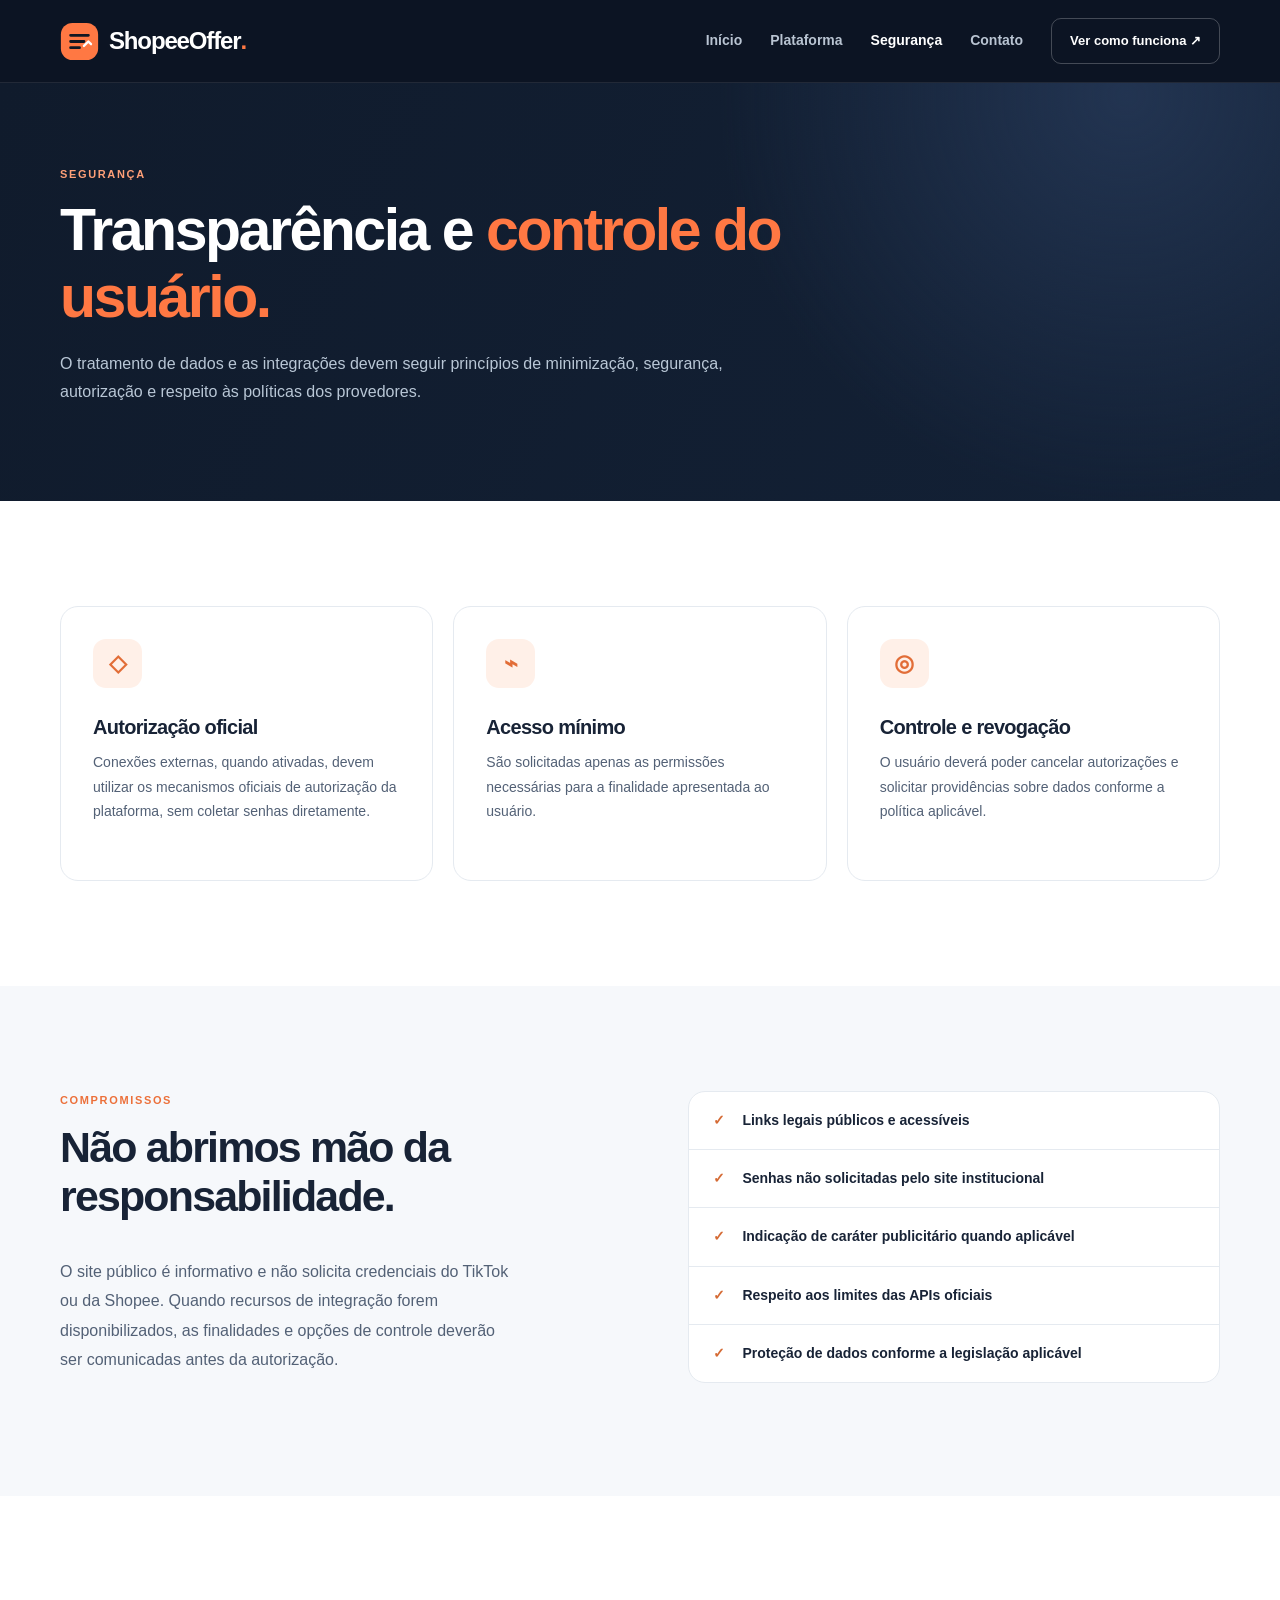
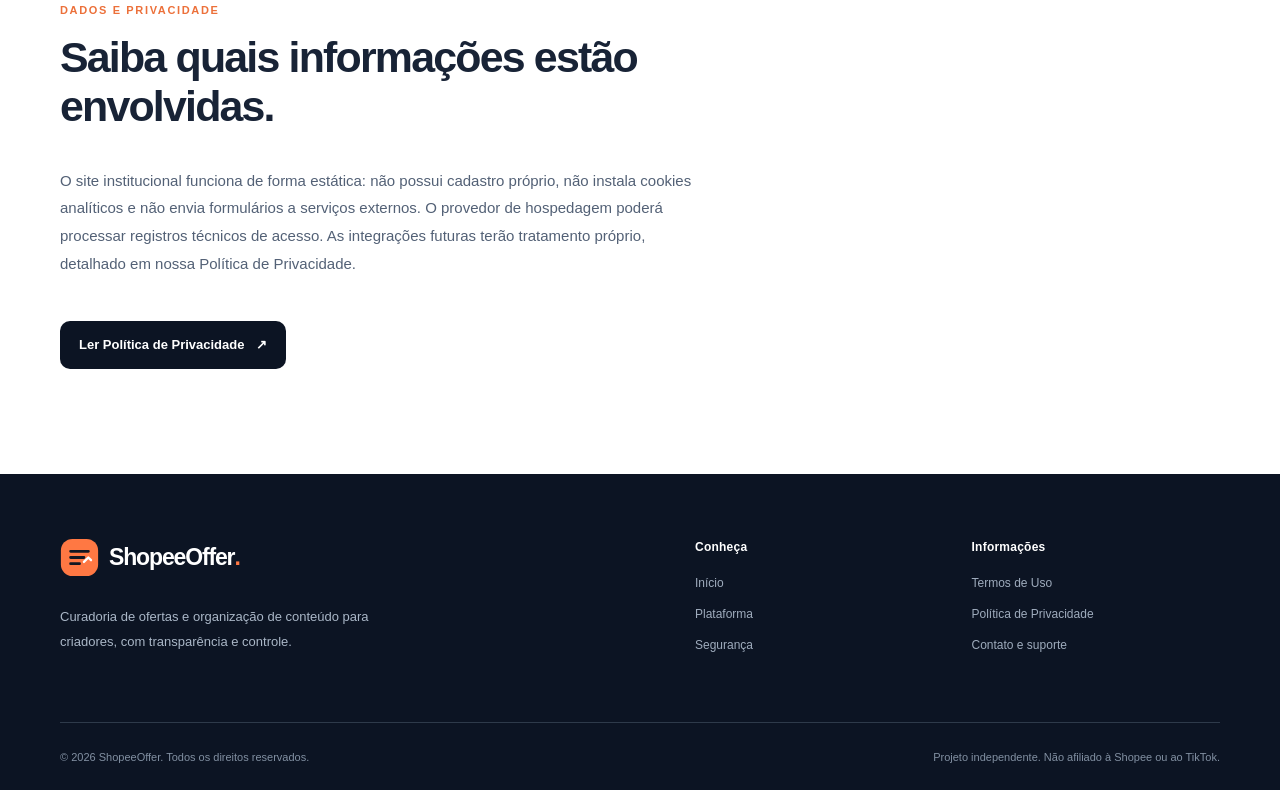
<file: seguranca.html>
<!DOCTYPE html>
<html lang="pt-BR"><head><meta charset="UTF-8"><meta name="viewport" content="width=device-width,initial-scale=1"><meta name="color-scheme" content="light"><meta name="theme-color" content="#0c1423"><meta name="description" content="Nossa abordagem sobre autorização de contas, tratamento de dados, publicação comercial e segurança."><meta property="og:type" content="website"><meta property="og:locale" content="pt_BR"><meta property="og:site_name" content="ShopeeOffer"><meta property="og:title" content="Segurança e transparência | ShopeeOffer"><meta property="og:description" content="Nossa abordagem sobre autorização de contas, tratamento de dados, publicação comercial e segurança."><meta property="og:url" content="https://4gz1nh0.github.io/shopeeoffer-site/seguranca.html"><link rel="canonical" href="https://4gz1nh0.github.io/shopeeoffer-site/seguranca.html"><link rel="icon" type="image/svg+xml" href="assets/favicon.svg"><link rel="stylesheet" href="assets/styles.css"><title>Segurança e transparência | ShopeeOffer</title></head><body><a class="skip-link" href="#conteudo">Ir para o conteúdo</a>
<header class="site-header"><div class="shell header-inner"><a class="brand" href="index.html" aria-label="ShopeeOffer, voltar ao início"><span class="brand-icon" aria-hidden="true"><svg viewBox="0 0 44 44" fill="none"><rect x="1" y="1" width="42" height="42" rx="13" fill="#FF7843"/><path d="M12 15h20M12 22h15M12 29h10" stroke="#111723" stroke-width="3.2" stroke-linecap="round"/><path d="m27 27 5-5 3 3" stroke="white" stroke-width="2.6" stroke-linecap="round" stroke-linejoin="round"/></svg></span><span>Shopee<span class="brand-accent">Offer</span><span class="brand-period">.</span></span></a>
<button class="menu-button" type="button" aria-controls="nav-principal" aria-expanded="false" aria-label="Abrir menu"><svg viewBox="0 0 24 24" fill="none" stroke="currentColor" stroke-width="2"><path d="M4 7h16M4 12h16M4 17h16"/></svg></button>
<nav class="nav" id="nav-principal" aria-label="Navegação principal"><a class="nav-link " href="index.html" >Início</a><a class="nav-link " href="plataforma.html" >Plataforma</a><a class="nav-link is-active" href="seguranca.html" aria-current="page">Segurança</a><a class="nav-link " href="contato.html" >Contato</a><a class="nav-cta" href="plataforma.html#fluxo">Ver como funciona <span aria-hidden="true">↗</span></a></nav></div></header>
<main id="conteudo"><section class="page-hero"><div class="shell"><span class="eyebrow">SEGURANÇA</span><h1>Transparência e <em>controle do usuário.</em></h1><p>O tratamento de dados e as integrações devem seguir princípios de minimização, segurança, autorização e respeito às políticas dos provedores.</p></div></section><section class="section"><div class="shell"><div class="feature-grid"><article class="feature-card"><div class="feature-icon">◇</div><h3>Autorização oficial</h3><p>Conexões externas, quando ativadas, devem utilizar os mecanismos oficiais de autorização da plataforma, sem coletar senhas diretamente.</p></article><article class="feature-card"><div class="feature-icon">⌁</div><h3>Acesso mínimo</h3><p>São solicitadas apenas as permissões necessárias para a finalidade apresentada ao usuário.</p></article><article class="feature-card"><div class="feature-icon">◎</div><h3>Controle e revogação</h3><p>O usuário deverá poder cancelar autorizações e solicitar providências sobre dados conforme a política aplicável.</p></article></div></div></section><section class="section section-light"><div class="shell split"><div><span class="eyebrow">COMPROMISSOS</span><h2>Não abrimos mão da responsabilidade.</h2><p>O site público é informativo e não solicita credenciais do TikTok ou da Shopee. Quando recursos de integração forem disponibilizados, as finalidades e opções de controle deverão ser comunicadas antes da autorização.</p></div><div class="security-checks"><div><span>✓</span> Links legais públicos e acessíveis</div><div><span>✓</span> Senhas não solicitadas pelo site institucional</div><div><span>✓</span> Indicação de caráter publicitário quando aplicável</div><div><span>✓</span> Respeito aos limites das APIs oficiais</div><div><span>✓</span> Proteção de dados conforme a legislação aplicável</div></div></div></section><section class="section"><div class="shell"><div class="section-heading left"><span class="eyebrow">DADOS E PRIVACIDADE</span><h2>Saiba quais informações estão envolvidas.</h2><p>O site institucional funciona de forma estática: não possui cadastro próprio, não instala cookies analíticos e não envia formulários a serviços externos. O provedor de hospedagem poderá processar registros técnicos de acesso. As integrações futuras terão tratamento próprio, detalhado em nossa Política de Privacidade.</p></div><a class="button button-dark" href="privacidade.html">Ler Política de Privacidade <span aria-hidden="true">↗</span></a></div></section></main><footer class="site-footer"><div class="shell"><div class="footer-top"><div><a class="brand footer-brand" href="index.html"><span class="brand-icon" aria-hidden="true"><svg viewBox="0 0 44 44" fill="none"><rect x="1" y="1" width="42" height="42" rx="13" fill="#FF7843"/><path d="M12 15h20M12 22h15M12 29h10" stroke="#111723" stroke-width="3.2" stroke-linecap="round"/><path d="m27 27 5-5 3 3" stroke="white" stroke-width="2.6" stroke-linecap="round" stroke-linejoin="round"/></svg></span><span>Shopee<span class="brand-accent">Offer</span><span class="brand-period">.</span></span></a><p>Curadoria de ofertas e organização de conteúdo para criadores, com transparência e controle.</p></div><div class="footer-links"><div><strong>Conheça</strong><a href="index.html">Início</a><a href="plataforma.html">Plataforma</a><a href="seguranca.html">Segurança</a></div><div><strong>Informações</strong><a href="termos.html">Termos de Uso</a><a href="privacidade.html">Política de Privacidade</a><a href="contato.html">Contato e suporte</a></div></div></div><div class="footer-bottom"><span>© <span data-year>2026</span> ShopeeOffer. Todos os direitos reservados.</span><span>Projeto independente. Não afiliado à Shopee ou ao TikTok.</span></div></div></footer><script src="assets/config.js" defer></script><script src="assets/main.js" defer></script></body></html>
</file>
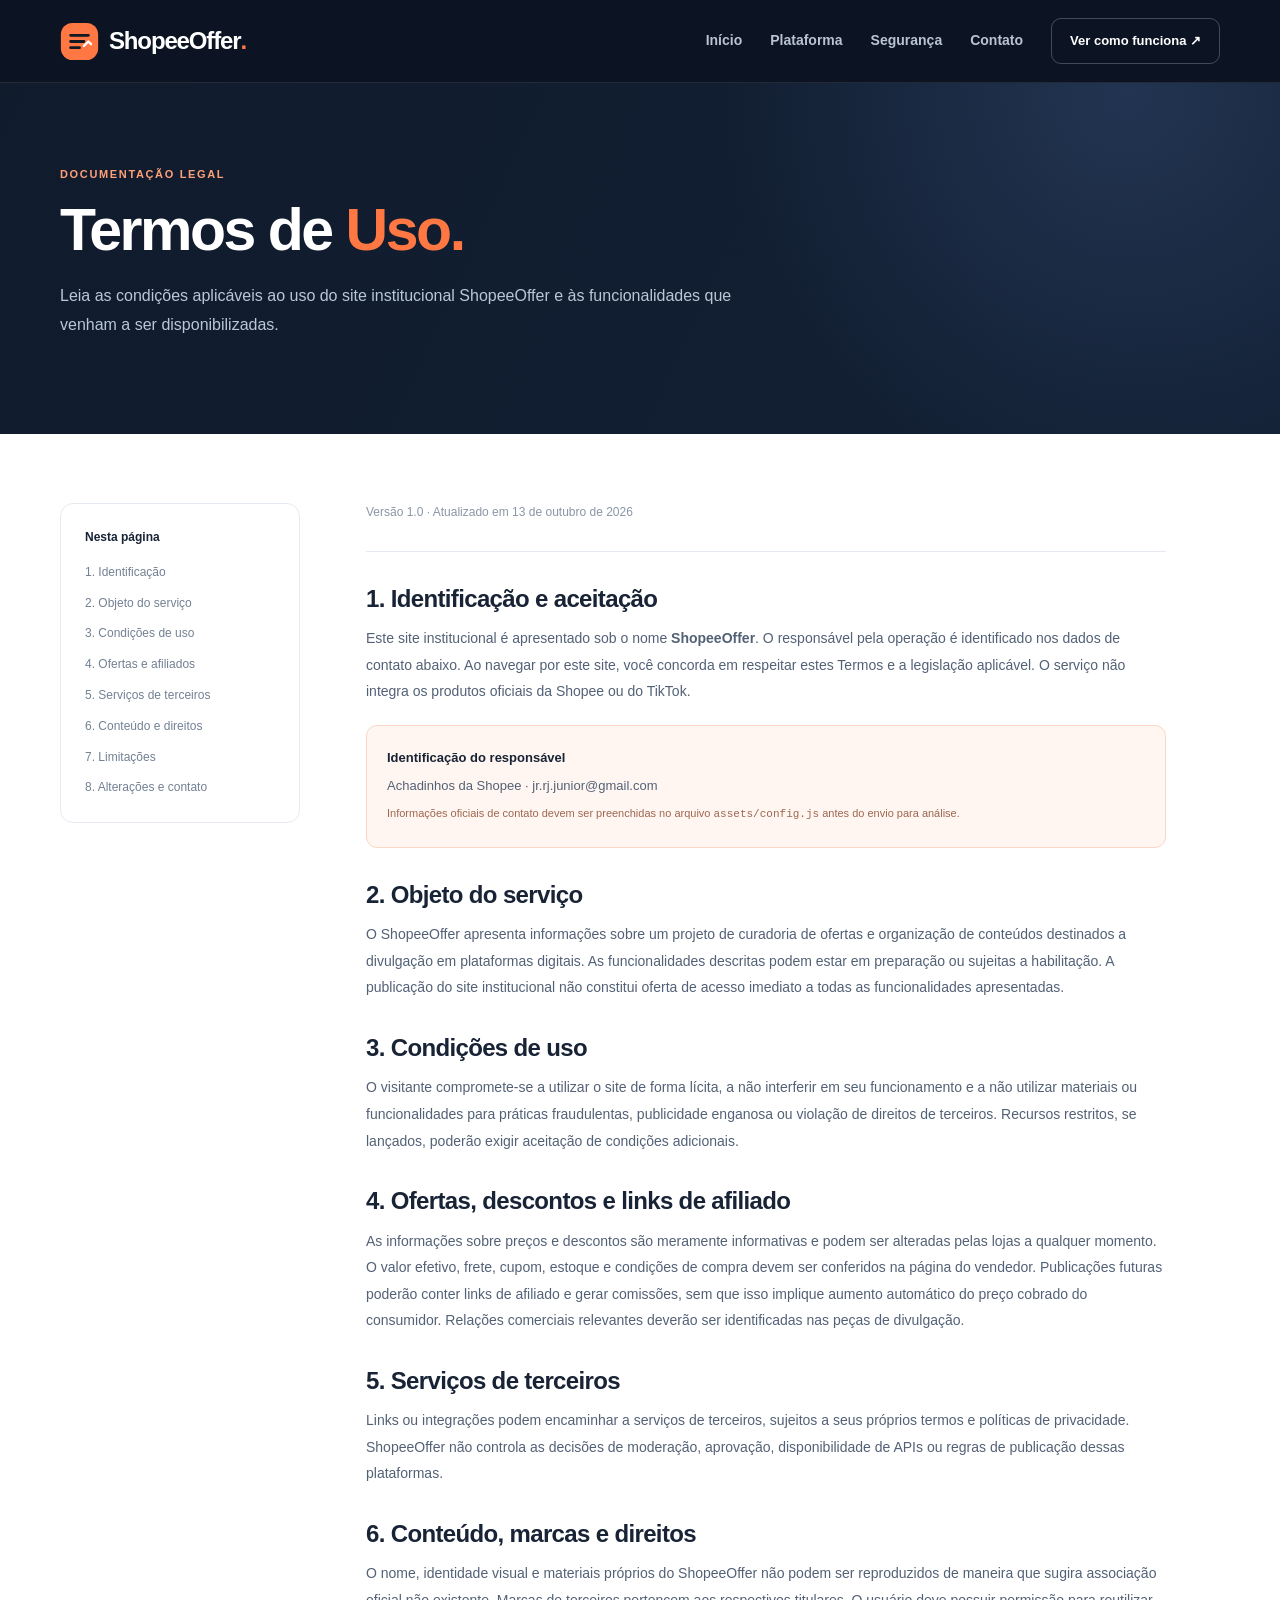
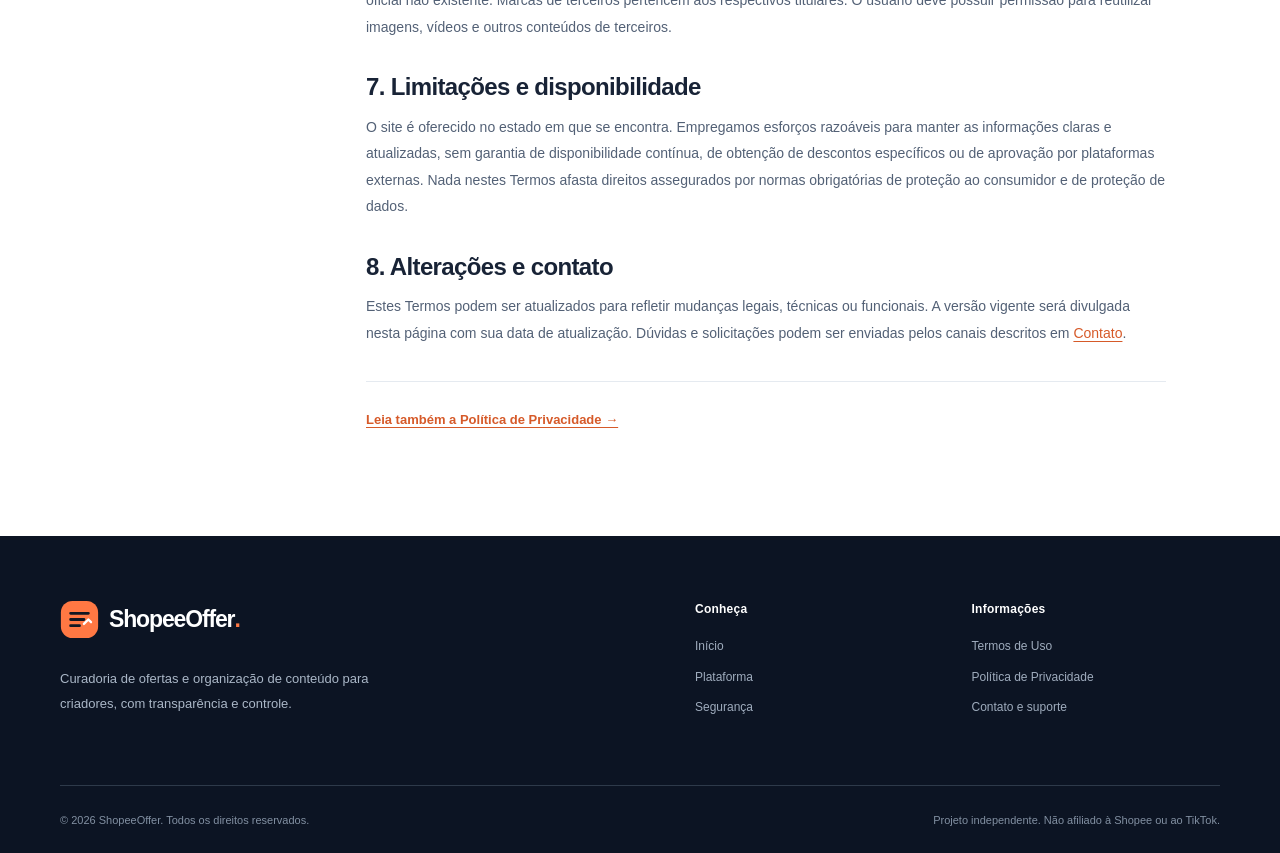
<file: termos.html>
<!DOCTYPE html>
<html lang="pt-BR"><head><meta charset="UTF-8"><meta name="viewport" content="width=device-width,initial-scale=1"><meta name="color-scheme" content="light"><meta name="theme-color" content="#0c1423"><meta name="description" content="Condições para utilização do site ShopeeOffer e informações sobre ofertas, afiliados e serviços de terceiros."><meta property="og:type" content="website"><meta property="og:locale" content="pt_BR"><meta property="og:site_name" content="ShopeeOffer"><meta property="og:title" content="Termos de Uso | ShopeeOffer"><meta property="og:description" content="Condições para utilização do site ShopeeOffer e informações sobre ofertas, afiliados e serviços de terceiros."><meta property="og:url" content="https://4gz1nh0.github.io/shopeeoffer-site/termos.html"><link rel="canonical" href="https://4gz1nh0.github.io/shopeeoffer-site/termos.html"><link rel="icon" type="image/svg+xml" href="assets/favicon.svg"><link rel="stylesheet" href="assets/styles.css"><title>Termos de Uso | ShopeeOffer</title></head><body><a class="skip-link" href="#conteudo">Ir para o conteúdo</a>
<header class="site-header"><div class="shell header-inner"><a class="brand" href="index.html" aria-label="ShopeeOffer, voltar ao início"><span class="brand-icon" aria-hidden="true"><svg viewBox="0 0 44 44" fill="none"><rect x="1" y="1" width="42" height="42" rx="13" fill="#FF7843"/><path d="M12 15h20M12 22h15M12 29h10" stroke="#111723" stroke-width="3.2" stroke-linecap="round"/><path d="m27 27 5-5 3 3" stroke="white" stroke-width="2.6" stroke-linecap="round" stroke-linejoin="round"/></svg></span><span>Shopee<span class="brand-accent">Offer</span><span class="brand-period">.</span></span></a>
<button class="menu-button" type="button" aria-controls="nav-principal" aria-expanded="false" aria-label="Abrir menu"><svg viewBox="0 0 24 24" fill="none" stroke="currentColor" stroke-width="2"><path d="M4 7h16M4 12h16M4 17h16"/></svg></button>
<nav class="nav" id="nav-principal" aria-label="Navegação principal"><a class="nav-link " href="index.html" >Início</a><a class="nav-link " href="plataforma.html" >Plataforma</a><a class="nav-link " href="seguranca.html" >Segurança</a><a class="nav-link " href="contato.html" >Contato</a><a class="nav-cta" href="plataforma.html#fluxo">Ver como funciona <span aria-hidden="true">↗</span></a></nav></div></header>
<main id="conteudo"><section class="page-hero"><div class="shell"><span class="eyebrow">DOCUMENTAÇÃO LEGAL</span><h1>Termos de <em>Uso.</em></h1><p>Leia as condições aplicáveis ao uso do site institucional ShopeeOffer e às funcionalidades que venham a ser disponibilizadas.</p></div></section><section class="section legal-section"><div class="shell legal-grid"><aside class="legal-sidebar"><strong>Nesta página</strong><a href="#identificacao">1. Identificação</a><a href="#objeto">2. Objeto do serviço</a><a href="#condicoes">3. Condições de uso</a><a href="#ofertas">4. Ofertas e afiliados</a><a href="#terceiros">5. Serviços de terceiros</a><a href="#direitos-conteudo">6. Conteúdo e direitos</a><a href="#limitacoes">7. Limitações</a><a href="#alteracoes">8. Alterações e contato</a></aside><article class="legal-prose"><div class="legal-meta">Versão 1.0 · Atualizado em 13 de outubro de 2026</div><h2 id="identificacao">1. Identificação e aceitação</h2><p>Este site institucional é apresentado sob o nome <strong>ShopeeOffer</strong>. O responsável pela operação é identificado nos dados de contato abaixo. Ao navegar por este site, você concorda em respeitar estes Termos e a legislação aplicável. O serviço não integra os produtos oficiais da Shopee ou do TikTok.</p><div class="legal-note"><strong>Identificação do responsável</strong><p><span data-legal-name>Responsável pelo ShopeeOffer</span> · <span data-email-display>Contato a informar</span></p><p class="small">Informações oficiais de contato devem ser preenchidas no arquivo <code>assets/config.js</code> antes do envio para análise.</p></div><h2 id="objeto">2. Objeto do serviço</h2><p>O ShopeeOffer apresenta informações sobre um projeto de curadoria de ofertas e organização de conteúdos destinados a divulgação em plataformas digitais. As funcionalidades descritas podem estar em preparação ou sujeitas a habilitação. A publicação do site institucional não constitui oferta de acesso imediato a todas as funcionalidades apresentadas.</p><h2 id="condicoes">3. Condições de uso</h2><p>O visitante compromete-se a utilizar o site de forma lícita, a não interferir em seu funcionamento e a não utilizar materiais ou funcionalidades para práticas fraudulentas, publicidade enganosa ou violação de direitos de terceiros. Recursos restritos, se lançados, poderão exigir aceitação de condições adicionais.</p><h2 id="ofertas">4. Ofertas, descontos e links de afiliado</h2><p>As informações sobre preços e descontos são meramente informativas e podem ser alteradas pelas lojas a qualquer momento. O valor efetivo, frete, cupom, estoque e condições de compra devem ser conferidos na página do vendedor. Publicações futuras poderão conter links de afiliado e gerar comissões, sem que isso implique aumento automático do preço cobrado do consumidor. Relações comerciais relevantes deverão ser identificadas nas peças de divulgação.</p><h2 id="terceiros">5. Serviços de terceiros</h2><p>Links ou integrações podem encaminhar a serviços de terceiros, sujeitos a seus próprios termos e políticas de privacidade. ShopeeOffer não controla as decisões de moderação, aprovação, disponibilidade de APIs ou regras de publicação dessas plataformas.</p><h2 id="direitos-conteudo">6. Conteúdo, marcas e direitos</h2><p>O nome, identidade visual e materiais próprios do ShopeeOffer não podem ser reproduzidos de maneira que sugira associação oficial não existente. Marcas de terceiros pertencem aos respectivos titulares. O usuário deve possuir permissão para reutilizar imagens, vídeos e outros conteúdos de terceiros.</p><h2 id="limitacoes">7. Limitações e disponibilidade</h2><p>O site é oferecido no estado em que se encontra. Empregamos esforços razoáveis para manter as informações claras e atualizadas, sem garantia de disponibilidade contínua, de obtenção de descontos específicos ou de aprovação por plataformas externas. Nada nestes Termos afasta direitos assegurados por normas obrigatórias de proteção ao consumidor e de proteção de dados.</p><h2 id="alteracoes">8. Alterações e contato</h2><p>Estes Termos podem ser atualizados para refletir mudanças legais, técnicas ou funcionais. A versão vigente será divulgada nesta página com sua data de atualização. Dúvidas e solicitações podem ser enviadas pelos canais descritos em <a href="contato.html">Contato</a>.</p><div class="legal-end"><a href="privacidade.html">Leia também a Política de Privacidade →</a></div></article></div></section></main><footer class="site-footer"><div class="shell"><div class="footer-top"><div><a class="brand footer-brand" href="index.html"><span class="brand-icon" aria-hidden="true"><svg viewBox="0 0 44 44" fill="none"><rect x="1" y="1" width="42" height="42" rx="13" fill="#FF7843"/><path d="M12 15h20M12 22h15M12 29h10" stroke="#111723" stroke-width="3.2" stroke-linecap="round"/><path d="m27 27 5-5 3 3" stroke="white" stroke-width="2.6" stroke-linecap="round" stroke-linejoin="round"/></svg></span><span>Shopee<span class="brand-accent">Offer</span><span class="brand-period">.</span></span></a><p>Curadoria de ofertas e organização de conteúdo para criadores, com transparência e controle.</p></div><div class="footer-links"><div><strong>Conheça</strong><a href="index.html">Início</a><a href="plataforma.html">Plataforma</a><a href="seguranca.html">Segurança</a></div><div><strong>Informações</strong><a href="termos.html">Termos de Uso</a><a href="privacidade.html">Política de Privacidade</a><a href="contato.html">Contato e suporte</a></div></div></div><div class="footer-bottom"><span>© <span data-year>2026</span> ShopeeOffer. Todos os direitos reservados.</span><span>Projeto independente. Não afiliado à Shopee ou ao TikTok.</span></div></div></footer><script src="assets/config.js" defer></script><script src="assets/main.js" defer></script></body></html>
</file>
<file: assets/styles.css>
/* ShopeeOffer public website — responsive, dependency-free styling */
:root{color-scheme:light;--navy:#0c1423;--navy2:#111d2e;--ink:#182336;--text:#536176;--muted:#728098;--orange:#ff7843;--orange-soft:#fff0e8;--lime:#c5f279;--line:#e5eaf0;--pale:#f6f8fb;--white:#fff;--radius:18px;--shadow:0 20px 50px rgba(22,35,55,.08)}
*{box-sizing:border-box}html{scroll-behavior:smooth}body{margin:0;background:#fff;color:var(--ink);font-family:Inter,ui-sans-serif,-apple-system,BlinkMacSystemFont,"Segoe UI",Arial,sans-serif;line-height:1.65;-webkit-font-smoothing:antialiased}a{color:inherit;text-decoration:none}button{font:inherit}a:focus-visible,button:focus-visible,summary:focus-visible{outline:3px solid var(--orange);outline-offset:4px;border-radius:4px}svg{display:block}em{font-style:normal;color:var(--orange)}h1,h2,h3,p{margin-top:0}h1,h2,h3{line-height:1.14;letter-spacing:-.042em}p{color:var(--text)}.shell{width:min(1160px,calc(100% - 48px));margin-inline:auto}.skip-link{position:absolute;top:-100px;left:16px;z-index:9999;padding:10px 16px;background:white;color:var(--ink)}.skip-link:focus{top:10px}.site-header{background:var(--navy);position:relative;z-index:10;border-bottom:1px solid rgba(255,255,255,.09)}.header-inner{min-height:82px;display:flex;align-items:center;justify-content:space-between;gap:36px}.brand{display:inline-flex;align-items:center;gap:10px;font-size:24px;color:white;font-weight:810;letter-spacing:-1.15px;white-space:nowrap;line-height:1}.brand-icon{display:inline-flex;width:39px;height:39px}.brand-icon svg{width:100%;height:100%}.brand-accent{font-weight:580}.brand-period{color:var(--orange)}.nav{display:flex;align-items:center;gap:28px}.nav-link{color:#b9c4d2;font-size:14px;font-weight:650;transition:color .2s}.nav-link:hover,.nav-link.is-active{color:#fff}.nav-link.is-active{box-shadow:0 22px 0 -19px var(--orange)}.nav-cta{padding:11px 18px;border-radius:10px;border:1px solid rgba(255,255,255,.23);color:#fff;font-size:13px;font-weight:730;white-space:nowrap}.nav-cta:hover{border-color:var(--orange);background:rgba(255,255,255,.05)}.menu-button{display:none;width:42px;height:42px;border:1px solid #3c495b;background:none;border-radius:10px;color:white;padding:10px;cursor:pointer}.menu-button svg{width:100%;height:100%}
.hero{background:radial-gradient(ellipse 400px 300px at 75% 22%,#273044 0,transparent 80%),linear-gradient(145deg,#0d1626 0,#111e30 60%,#121d2d 100%);color:white;overflow:hidden;padding:99px 0 105px}.hero-grid{display:grid;grid-template-columns:1fr 1fr;gap:60px;align-items:center}.status-pill{display:inline-flex;gap:11px;align-items:center;color:#dce3ed;font-size:12px;font-weight:650;border:1px solid #37455a;border-radius:99px;padding:9px 13px;background:rgba(255,255,255,.055);margin-bottom:26px}.status-dot{height:8px;width:8px;border-radius:50%;background:var(--lime);box-shadow:0 0 0 4px rgba(197,242,121,.1)}.hero h1{font-size:clamp(45px,4.65vw,68px);font-weight:770;margin-bottom:22px;max-width:660px;letter-spacing:-.06em}.hero h1 em{display:inline}.hero-lead{font-size:16px;line-height:1.8;color:#b1c0d1;max-width:530px}.hero-buttons{display:flex;flex-wrap:wrap;gap:12px;margin:30px 0 31px}.button{display:inline-flex;align-items:center;justify-content:center;gap:12px;min-height:48px;padding:12px 19px;border-radius:10px;font-size:13px;font-weight:760;white-space:nowrap;transition:transform .2s,background .2s}.button:hover{transform:translateY(-2px)}.button-primary{background:var(--orange);color:#17202b}.button-primary:hover{background:#ff9064}.button-outline{border:1px solid #465365;color:white}.button-outline:hover{background:rgba(255,255,255,.08)}.button-dark{background:var(--navy);color:white}.button-light{background:white;color:var(--navy)}.hero-foot{display:flex;flex-wrap:wrap;gap:14px 19px;color:#bec8d4;font-size:12px}.tick{color:var(--lime);padding-right:4px}.hero-preview{border:1px solid #465066;transform:rotate(1.2deg);border-radius:17px;box-shadow:0 36px 80px rgba(0,0,0,.3);overflow:hidden;background:#fff;color:var(--ink)}.preview-head{display:flex;align-items:center;gap:10px;padding:14px 19px;background:#192637;color:#b9c7d6;font-size:10px;letter-spacing:.13em;font-weight:800}.fake-dots{display:flex;gap:5px;margin-right:8px}.fake-dots i{width:7px;height:7px;background:#697789;border-radius:50%}.fake-dots i:first-child{background:#ff7d68}.fake-dots i:nth-child(2){background:#f7ca6d}.fake-dots i:nth-child(3){background:#95d7a3}.preview-tag{margin-left:auto;letter-spacing:0;border:1px solid #5b6878;border-radius:5px;padding:2px 6px}.preview-body{padding:26px}.preview-summary{display:flex;justify-content:space-between;align-items:center;padding-bottom:20px;border-bottom:1px solid var(--line)}.preview-summary div{display:grid;gap:1px}.preview-label{font-size:11px;color:#7e8b99}.preview-summary strong{font-size:19px;letter-spacing:-.6px}.preview-clock{padding:8px 11px;background:#eff2f6;border-radius:8px;font-size:11px;font-weight:700}.preview-caption{font-size:10px;font-weight:850;letter-spacing:.08em;color:#7a8696;display:flex;justify-content:space-between;padding:23px 0 10px}.preview-caption span{font-size:9px;letter-spacing:0;color:#a1abb8}.offer-card{display:flex;align-items:center;gap:12px;border:1px solid #e7ebef;border-radius:11px;padding:12px;margin-bottom:9px;min-height:74px}.offer-emoji{height:41px;width:42px;border-radius:10px;display:grid;place-items:center;background:#f4f5f7;color:#69798d;font-size:20px}.offer-card>div{flex:1;display:grid;gap:2px}.offer-card b{font-size:12px;letter-spacing:0}.offer-card small{font-size:10px;color:#8b97a4}.percent{font-size:19px;letter-spacing:-.5px;color:#162237}.percent small{font-size:9px;display:block;text-align:right;margin-top:-2px}.winner{border-color:#ffba99;background:#fff5ef;box-shadow:0 4px 15px rgba(255,120,67,.1)}.winner .offer-emoji{background:#ffdac9;color:#ea5926}.winner .percent{color:#f2652d}.winning-tag{color:#dd652d;font-size:8px;letter-spacing:.06em;font-weight:900}.preview-action{display:flex;align-items:center;justify-content:space-between;padding-top:16px;margin-top:12px;border-top:1px solid var(--line);font-size:9px;color:#8591a0}.preview-step{font-weight:900;color:#fa7b46}.preview-step span{display:inline-block;width:18px;height:1px;background:#b5beca;margin:0 6px;vertical-align:middle}
.metric-strip{border-bottom:1px solid var(--line);background:#fff}.metric-grid{display:grid;grid-template-columns:repeat(3,1fr);padding:36px 0}.metric-grid>div{display:flex;gap:10px;align-items:baseline;justify-content:center;border-right:1px solid var(--line)}.metric-grid>div:last-child{border:0}.metric-grid strong{font-size:27px;letter-spacing:-1px}.metric-grid span{font-size:12px;color:var(--muted)}.section{padding:105px 0}.section-light{background:var(--pale)}.section-heading{text-align:center;max-width:650px;margin:0 auto 45px}.section-heading.left{text-align:left;margin:0 0 43px}.eyebrow{display:block;color:#ec703a;font-size:11px;font-weight:880;letter-spacing:.15em;margin-bottom:14px}.section h2,.page-hero h1{font-size:clamp(33px,3.35vw,47px);font-weight:780}.section h2 span{color:#7a8799}.section-heading p{font-size:15px;line-height:1.85}.feature-grid{display:grid;grid-template-columns:repeat(3,1fr);gap:20px}.feature-card{border:1px solid var(--line);background:#fff;border-radius:18px;padding:32px;min-height:275px}.feature-icon{display:grid;place-items:center;height:49px;width:49px;border-radius:13px;background:var(--orange-soft);color:#e26d37;font-size:23px;font-weight:750;margin-bottom:28px}.feature-card h3{font-size:20px;font-weight:750;letter-spacing:-.7px;margin-bottom:11px}.feature-card p{font-size:14px;line-height:1.75}.split{display:grid;grid-template-columns:1fr 1fr;gap:95px;align-items:start}.split>div>p{max-width:450px;line-height:1.85}.text-link{font-size:13px;font-weight:780;color:#de6130;display:inline-flex;gap:10px;align-items:center}.text-link:hover{text-decoration:underline}.steps{display:grid;gap:23px}.steps>div{display:flex;gap:21px;padding-bottom:24px;border-bottom:1px solid #dce3eb}.steps>div>span{display:grid;place-items:center;flex:0 0 48px;height:48px;border:1px solid #d8e0e7;background:#fff;border-radius:12px;font-size:13px;font-weight:800;color:#f27640}.steps h3{font-size:17px;letter-spacing:-.55px;margin:2px 0 7px}.steps p{font-size:13px;line-height:1.7;margin:0}.principle-grid{display:grid;grid-template-columns:1fr 1fr;gap:95px}.principle-list>div{padding:0 0 23px;margin-bottom:25px;border-bottom:1px solid var(--line)}.principle-list strong{font-size:16px}.principle-list p{font-size:13px;margin:6px 0 0}.cta-section{padding:0 0 102px}.cta-panel{background:var(--navy);padding:46px 57px;border-radius:22px;color:#fff;display:flex;align-items:center;justify-content:space-between;gap:32px}.cta-panel h2{font-size:33px;letter-spacing:-1.2px;margin:0 0 12px}.cta-panel p{color:#b9c7d6;margin:0;font-size:14px}.cta-panel .button{flex-shrink:0}.site-footer{background:#0c1423;color:white;padding:64px 0 24px}.footer-top{display:grid;grid-template-columns:1fr 1fr;gap:110px}.footer-brand{font-size:23px}.footer-top p{font-size:13px;line-height:1.9;max-width:330px;color:#aab7c7;margin-top:20px}.footer-links{display:grid;grid-template-columns:1fr 1fr;gap:28px}.footer-links>div{display:grid;gap:11px;align-content:start}.footer-links strong{font-size:12px;letter-spacing:.02em;margin-bottom:6px}.footer-links a{font-size:12px;color:#9facbd}.footer-links a:hover{color:white}.footer-bottom{display:flex;align-items:center;justify-content:space-between;gap:16px;border-top:1px solid #2e3a4a;padding-top:25px;margin-top:55px;color:#8290a2;font-size:11px}.page-hero{background:radial-gradient(circle at 88% 3%,#223451 0%,transparent 34%),linear-gradient(115deg,#101b2c,#132136);color:#fff;padding:82px 0 78px}.page-hero .shell{max-width:1160px}.page-hero h1{max-width:840px;font-size:clamp(38px,4.7vw,59px);margin:0 0 18px}.page-hero p{max-width:690px;color:#b9c7d6;font-size:16px;line-height:1.8}.page-hero .eyebrow{color:#ffa078}.timeline{display:grid;grid-template-columns:1fr 1fr;gap:18px}.timeline article{display:flex;gap:23px;border:1px solid var(--line);border-radius:17px;padding:32px;background:#fff;min-height:190px}.timeline article:last-child{grid-column:1/-1}.timeline article>span{font-size:28px;color:#f77a44;font-weight:800;letter-spacing:-1.5px}.timeline small{color:#8593a2;font-size:10px;font-weight:850;letter-spacing:.13em}.timeline h3{font-size:20px;margin:8px 0 11px}.timeline p{font-size:13px;margin:0}.muted{color:#8a97a4;font-size:12px!important}.comparison{background:#fff;border:1px solid var(--line);border-radius:18px;padding:28px;box-shadow:var(--shadow)}.comparison-header{display:flex;justify-content:space-between;border-bottom:1px solid var(--line);padding-bottom:16px;margin-bottom:10px;font-size:13px;font-weight:750}.comparison-header span+span{color:#94a0ae;font-size:11px}.comparison>div:not(.comparison-header){display:grid;grid-template-columns:1fr auto;gap:9px;margin:14px 0;padding:16px;border-radius:12px}.comparison>div span{font-size:13px}.comparison strong{font-size:15px;color:#f27640}.comparison small{font-size:10px;background:#ffdccb;padding:3px 6px;border-radius:4px;color:#d3632d;margin-left:6px}.comparison .is-best{background:#fff1e9}.bar{grid-column:1/-1;height:8px;background:#f1f2f5;border-radius:6px;overflow:hidden}.bar i{height:100%;display:block;background:#ffac84;border-radius:6px}.is-best .bar i{background:#fc783f}.faq{border-top:1px solid var(--line)}.faq details{border-bottom:1px solid var(--line);padding:17px 0}.faq summary{list-style:none;cursor:pointer;padding:8px 34px 8px 0;font-weight:730;font-size:15px;position:relative}.faq summary::-webkit-details-marker{display:none}.faq summary:after{content:'+';position:absolute;right:6px;top:2px;font-size:24px;font-weight:400;color:#e47842}.faq details[open] summary:after{content:'−'}.faq p{font-size:14px;max-width:800px;margin-top:7px}.faq a,.legal-prose a{color:#d65a29;text-decoration:underline;text-underline-offset:3px}.security-checks{border:1px solid var(--line);border-radius:17px;overflow:hidden;background:white}.security-checks>div{padding:17px 24px;border-bottom:1px solid var(--line);font-size:14px;font-weight:600}.security-checks>div:last-child{border:0}.security-checks span{color:#d56b35;font-weight:900;padding-right:14px}.legal-section{padding:69px 0 105px}.legal-grid{display:grid;grid-template-columns:240px minmax(0,1fr);gap:66px}.legal-sidebar{position:sticky;top:20px;align-self:start;border:1px solid var(--line);border-radius:13px;padding:24px;display:grid;gap:11px}.legal-sidebar strong{font-size:12px;margin-bottom:4px}.legal-sidebar a{font-size:12px;color:#738193}.legal-sidebar a:hover{color:#da642e}.legal-prose{max-width:800px}.legal-meta{font-size:12px;color:#8a96a6;padding-bottom:28px;border-bottom:1px solid var(--line)}.legal-prose h2{font-size:24px;letter-spacing:-.65px;scroll-margin-top:25px;margin:33px 0 13px}.legal-prose h3{font-size:16px;letter-spacing:-.3px;margin:21px 0 9px}.legal-prose p{font-size:14px;line-height:1.9;margin-bottom:13px}.legal-note{background:#fff6f1;border:1px solid #fcd6c4;border-radius:11px;padding:18px 20px;margin:20px 0 24px}.legal-note strong{font-size:13px}.legal-note p{font-size:13px;margin:4px 0}.legal-note .small{font-size:11px;color:#9e664f}.legal-note code{font-size:11px}.legal-end{border-top:1px solid var(--line);padding-top:27px;margin-top:35px;font-weight:700;font-size:13px}.contact-grid{display:grid;grid-template-columns:1.3fr .7fr;gap:80px}.contact-main h2{max-width:550px}.contact-main>p{max-width:560px}.contact-option{display:flex;gap:20px;padding:23px 0;border-top:1px solid var(--line)}.contact-option:first-of-type{margin-top:40px}.contact-option p{font-size:13px;margin:7px 0}.contact-option strong{font-size:17px}.contact-symbol{width:45px;height:45px;flex-shrink:0;border-radius:12px;background:#ffede5;color:#dd6834;display:grid;place-items:center;font-size:21px;font-weight:750}.contact-aside{border:1px solid var(--line);border-radius:16px;padding:32px;background:#f8fafc;align-self:start;overflow-wrap:anywhere}.small-label{display:block;color:#dd6c39;font-size:10px;font-weight:850;letter-spacing:.12em;margin-bottom:8px}.contact-aside strong{font-size:17px}.contact-aside p{font-size:13px}.contact-aside hr{border:0;border-top:1px solid var(--line);margin:26px 0}
@media(max-width:1000px){.nav{gap:17px}.nav-cta{display:none}.hero-grid{gap:30px}.hero{padding:73px 0}.hero h1{font-size:50px}.preview-body{padding:18px}.split,.principle-grid{gap:45px}.section{padding:78px 0}.cta-section{padding-bottom:78px}.contact-grid{gap:38px}}
@media(max-width:760px){.shell{width:min(100% - 36px,560px)}.header-inner{min-height:74px}.menu-button{display:block}.nav{display:none;position:absolute;left:0;right:0;top:74px;padding:15px 24px 23px;background:#0c1423;box-shadow:0 18px 30px rgba(0,0,0,.17);border-top:1px solid #29374a;flex-direction:column;align-items:stretch;gap:0}.nav.is-open{display:flex}.nav-link{padding:12px 3px;font-size:15px}.nav-link.is-active{box-shadow:none;color:var(--orange)}.nav-cta{display:block;margin-top:10px;text-align:center}.hero{padding:65px 0}.hero-grid,.split,.principle-grid,.footer-top,.contact-grid,.legal-grid{grid-template-columns:1fr;gap:38px}.hero h1{font-size:clamp(43px,10vw,59px)}.hero-lead{font-size:15px}.hero-preview{transform:none;max-width:520px}.metric-grid{grid-template-columns:1fr;gap:0;padding:14px 0}.metric-grid>div{justify-content:flex-start;padding:10px 0;border-right:0;border-bottom:1px solid var(--line)}.metric-grid>div:last-child{border-bottom:0}.metric-grid strong{font-size:24px;min-width:100px}.section{padding:65px 0}.section-heading{margin-bottom:35px}.feature-grid,.timeline{grid-template-columns:1fr}.feature-card{min-height:unset;padding:27px}.feature-icon{margin-bottom:18px}.timeline article:last-child{grid-column:auto}.timeline article{min-height:auto}.section h2{font-size:35px}.page-hero{padding:62px 0}.page-hero h1{font-size:43px}.cta-panel{display:block;padding:34px 25px}.cta-panel .button{margin-top:25px}.footer-top{gap:34px}.footer-bottom{flex-direction:column;align-items:flex-start}.legal-sidebar{position:static;grid-template-columns:1fr 1fr}.legal-sidebar strong{grid-column:1/-1}.legal-section{padding:45px 0 65px}.contact-aside{padding:25px}}
@media(max-width:420px){.brand{font-size:22px}.brand-icon{width:34px;height:34px}.hero-foot{gap:8px 14px}.hero-buttons{display:grid}.hero-buttons .button{width:100%}.preview-caption span{display:none}.preview-body{padding:14px}.percent{font-size:17px}.offer-card{gap:7px}.offer-emoji{width:34px;height:36px}.footer-links{gap:12px}.cta-panel h2{font-size:28px}.legal-sidebar{grid-template-columns:1fr}}
@media(prefers-reduced-motion:reduce){html{scroll-behavior:auto}*,*:before,*:after{transition:none!important;animation:none!important}}
</file>
